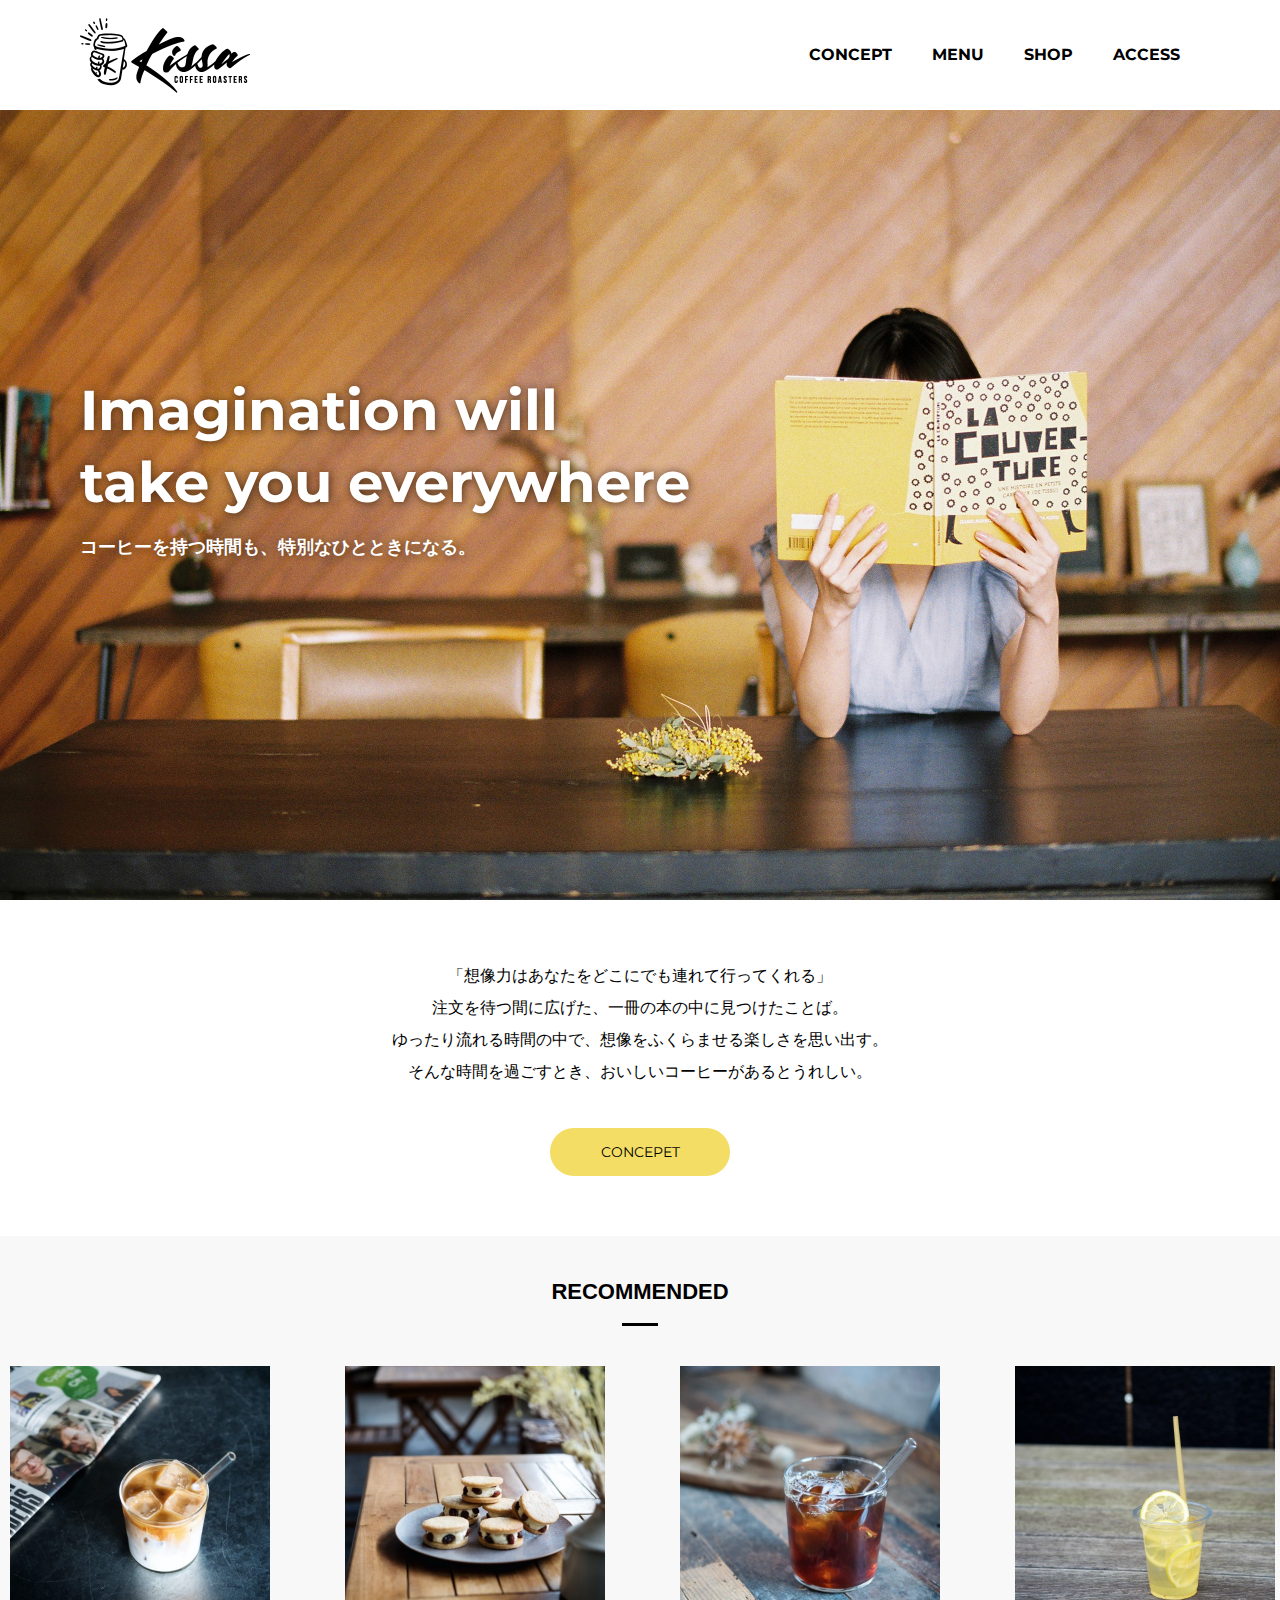
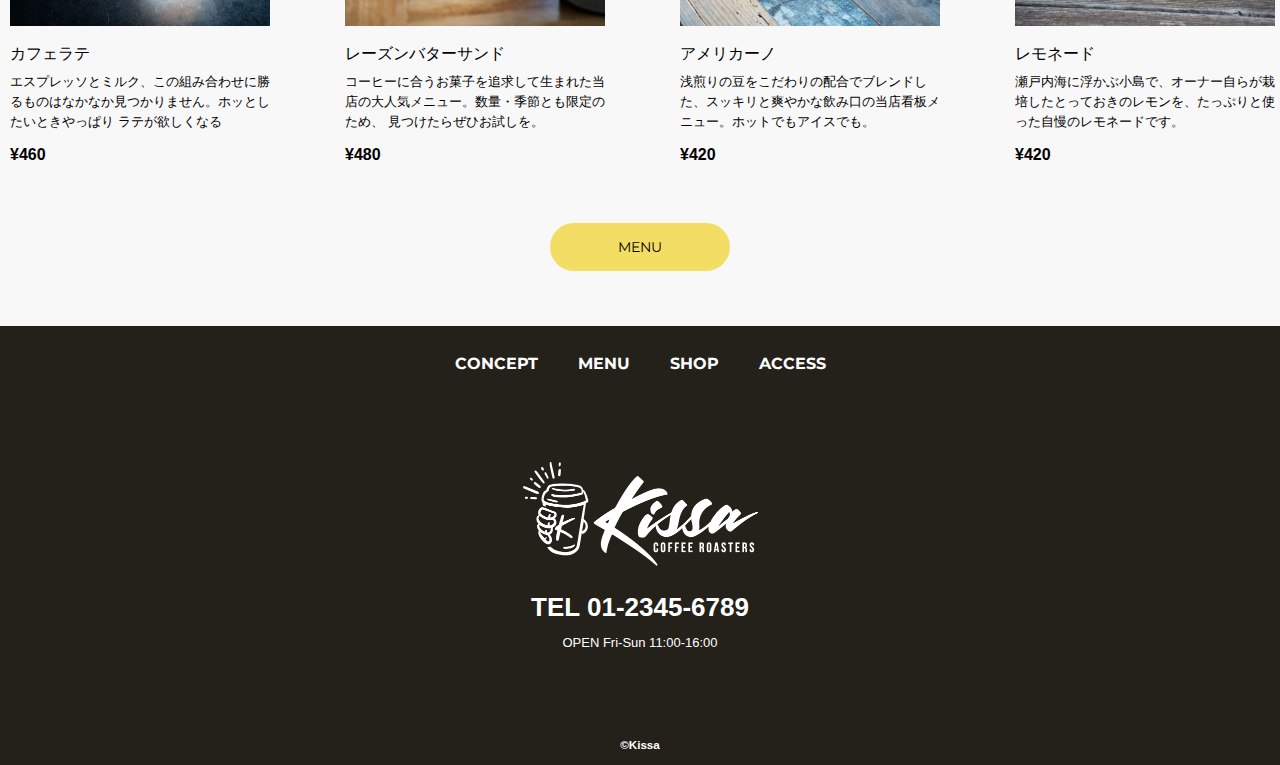
<file: index.html>
<!DOCTYP html>
<html>
<head>
<meta charset="UTF-8">
<title>KISSA official website</title>
<meta name="description" content="自家栽培したこだわりのコーヒーと、思わず長居したくなるような居心地のよい空間を提供するカフェ『KISSA』のウェブサイトです。">
<meta name="viewport" content="width=device-width">
<script src="./js/toggle-menu.js"></script>
<link href="./css/common.css" rel="stylesheet">
<link href="./css/index.css" rel="stylesheet">
<link rel="preconnect" href="https://fonts.googleapis.com">
<link rel="preconnect" href="https://fonts.gstatic.com" crossorigin>
<link href="https://fonts.googleapis.com/css2?family=Montserrat:ital@1&display=swap" rel="stylesheet">
</head>
<body class="body">
  <header class="header">
  <div class="header-inner">
    <a class="header-logo" href="./index.html">
  <img src="./images/common/logo-header.png" alt="KISSSA">
  </a>
  <button class="toggle-menu-button"></button>
  <div class="header-site-menu">
  <nav class="site-menu">
    <ul>
        <li><a href="./concept.html">CONCEPT</a></li>
        <li><a href="./menu.html">MENU</a></li>
        <li><a href="./shop.html">SHOP</a></li>
        <li><a href="./access.html">ACCESS</a></li>
    </ul>
  </nav>
  </div>
  </div>
  </header>
    <main class="main">
      <div class="first-view">
        <div class="first-view-text">
          <h1>Imagination will <br>take you everywhere</h1>
          <p> コーヒーを持つ時間も、特別なひとときになる。</p>
        </div>
        </div>
        <div class="lead">
          <p>「想像力はあなたをどこにでも連れて行ってくれる」<br>注文を待つ間に広げた、一冊の本の中に見つけたことば。<br>ゆったり流れる時間の中で、想像をふくらませる楽しさを思い出す。<br>そんな時間を過ごすとき、おいしいコーヒーがあるとうれしい。</p>
        <div class="link-button-area">
          <a class="link-button" href="./concept.html">CONCEPET</a>
        </div>
      </div>
      <div class="recommended">
        <h2>RECOMMENDED</h2>
        <ul class="item-list">
          <li>
            <img src="./images/index/img-item01.jpg" alt="カフェラテ商品画像">
            <dl>
              <dt>カフェラテ</dt>
              <dd>エスプレッソとミルク、この組み合わせに勝るものはなかなか見つかりません。ホッとしたいときやっぱり
              ラテが欲しくなる</dd>
            </dl>
            <p class="price">¥460</p>
          </li>
          <li>
            <img src="./images/index/img-item02.jpg" alt="レーズンバターサンドの商品画像">
            <dl>
              <dt>レーズンバターサンド</dt>
              <dd>コーヒーに合うお菓子を追求して生まれた当店の大人気メニュー。数量・季節とも限定のため、
                見つけたらぜひお試しを。</dd>
            </dl>
            <p class="price">¥480</p>
          </li>
          <li>
            <img src="./images/index/img-item03.jpg" alt="アメリカーノの商品画像">
            <dl>
              <dt>アメリカーノ</dt>
              <dd>浅煎りの豆をこだわりの配合でブレンドした、スッキリと爽やかな飲み口の当店看板メニュー。ホットでもアイスでも。</dd>
            </dl>
            <p class="price">¥420</p>
          </li>
          <li>
            <img src="./images/index/img-item04.jpg" alt="レモネードの商品画像">
            <dl>
              <dt>レモネード</dt>
              <dd>瀬戸内海に浮かぶ小島で、オーナー自らが栽培したとっておきのレモンを、たっぷりと使った自慢のレモネードです。</dd>
            </dl>
            <p class="price">¥420</p>
          </li>
          <li>
            <img src="./images/index/img-item05.jpg" alt="ホットドッグ - チリの商品画像">
            <dl>
              <dt>ホットドッグ - チリ</dt>
              <dd>ちょっと小腹が空いたとき、あると嬉しいホットドッグ。特製チリソースとチーズをかければ、もう言葉はいりません。</dd>
            </dl>
            <p class="price">¥540</p>
          </li>
        </ul>
        <div class="link-button-area">
          <a class="link-button" href="./menu.html">MENU</a>
        </div>
      </div>
    </main>
    <footer class="footer">
      <nav class="site-menu">
        <ul>
            <li><a href="./concept.html">CONCEPT</a></li>
            <li><a href="./menu.html">MENU</a></li>
            <li><a href="./shop.html">SHOP</a></li>
            <li><a href="./access.html">ACCESS</a></li>
        </ul>
      </nav>
      <a class="footer-logo" href="./index.html">
      <img src="./images/common/logo-footer.png" alt="KISSA">
      </a>
      <p class="footer-tel">TEL 01-2345-6789</p>
      <p class="footer-time">OPEN Fri-Sun 11:00-16:00</p>
      <p class="copyright"><small>&copy;Kissa</small></p>
      </footer>
</body>
</html>
</file>
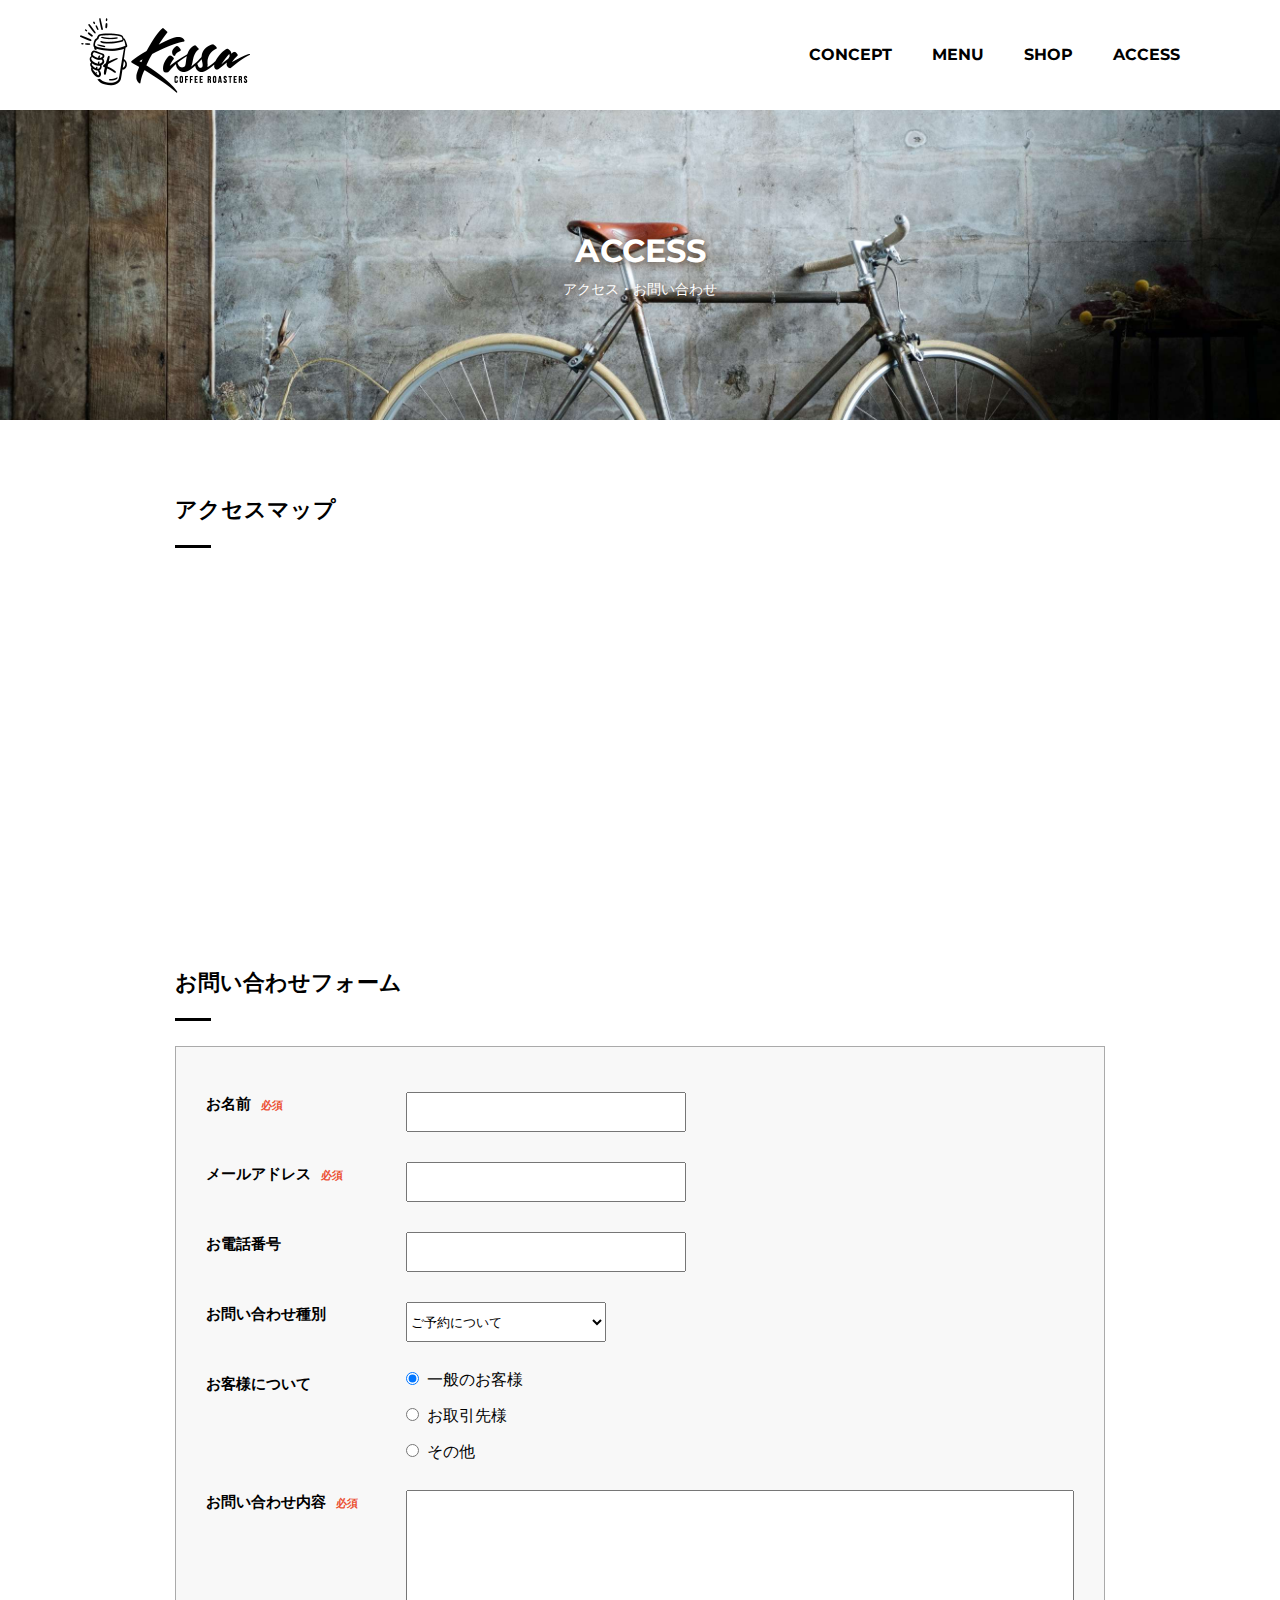
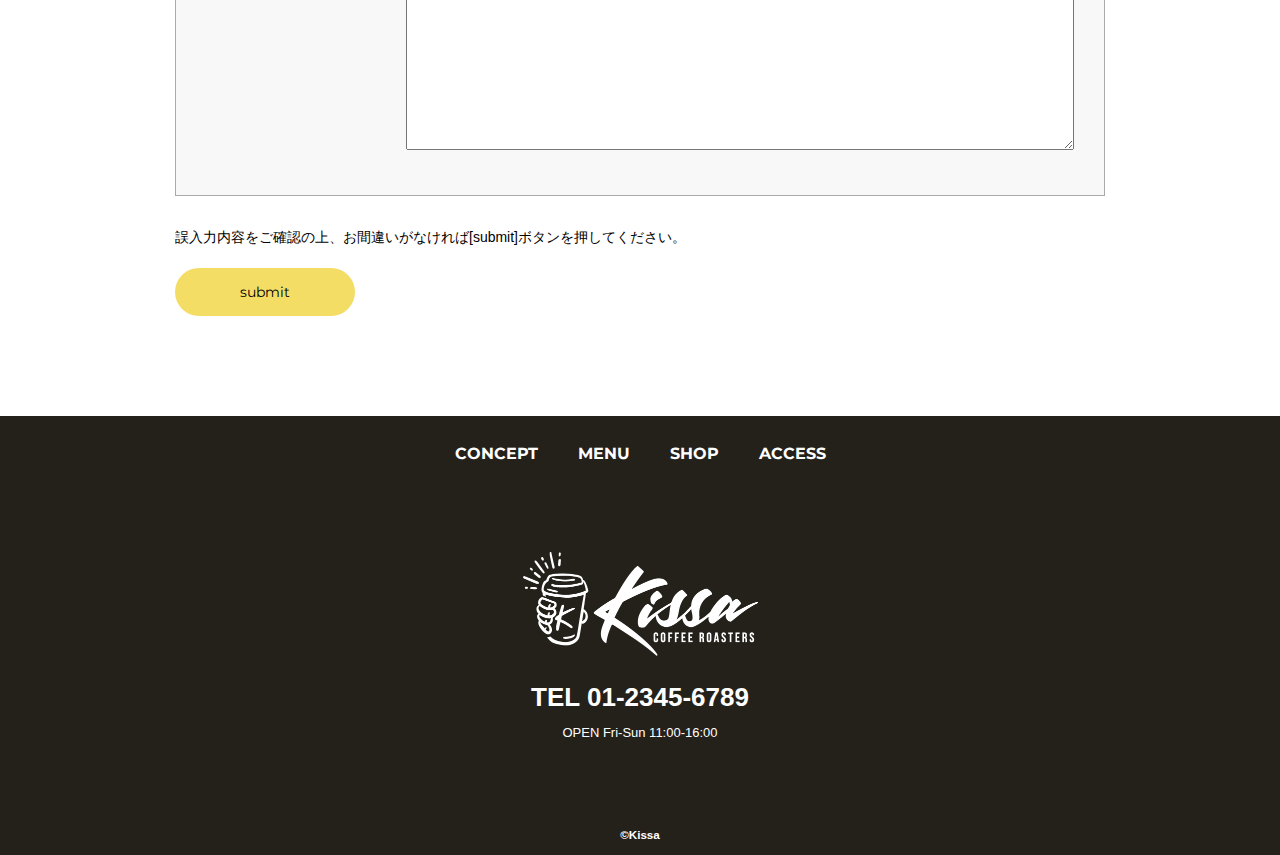
<file: access.html>
<!DOCTYP html>
<html>
<head>
<meta charset="UTF-8">
<title>ACCES｜KISSA official website</title>
<meta name="description" content="カフェ[KISSA]のアクセスマップと問い合わせフォームが搭載されたページです。">
<meta name="viewport" content="width=device-width">
<script src="./js/toggle-menu.js"></script>
<link href="./css/common.css" rel="stylesheet">
<link href="./css/access.css" rel="stylesheet">
<link rel="preconnect" href="https://fonts.googleapis.com">
<link rel="preconnect" href="https://fonts.gstatic.com" crossorigin>
<link href="https://fonts.googleapis.com/css2?family=Montserrat:ital@1&display=swap" rel="stylesheet">
</head>
<body>
  <header class="header">
  <div class="header-inner">
    <a class="header-logo" href="./index.html">
  <img src="./images/common/logo-header.png" alt="KISSSA">
  </a>
  <button class="toggle-menu-button"></button>
  <div class="header-site-menu">
  <nav class="site-menu">
    <ul>
        <li><a href="./concept.html">CONCEPT</a></li>
        <li><a href="./menu.html">MENU</a></li>
        <li><a href="./shop.html">SHOP</a></li>
        <li><a href="./access.html">ACCESS</a></li>
    </ul>
  </nav>
  </div>
  </div>
  </header>
    <main class="main">
    <div class="title">
      <h1>ACCESS</h1>
      <p>アクセス・お問い合わせ</p>
   </div>
   <div class="map">
     <h2>アクセスマップ</h2>
     <iframe src="https://www.google.com/maps/embed?pb=!1m18!1m12!1m3!1d3233.400640534802!2d138.31353077579587!3d35.863697572528984!2m3!1f0!2f0!3f0!3m2!1i1024!2i768!4f13.1!3m3!1m2!1s0x601c6987d64042f7%3A0xf6a5d71dff896602!2z5bCP5re15rKi6aeF!5e0!3m2!1sja!2sjp!4v1720433251367!5m2!1sja!2sjp" style="border:0;" allowfullscreen="" loading="lazy" referrerpolicy="no-referrer-when-downgrade"></iframe>
   </div>
   <div class="contact">
     <h2>お問い合わせフォーム</h2>
     <form action="#">
       <dl class="form-area">
         <dt><span class="required">お名前</span></dt>
         <dd><input class="input-text" type="text" name="name" required></dd>
          <dt><span class="required">メールアドレス</span></dt>
            <dd><input class="input-text" type="email" name="email" required></dd>
            <dt>お電話番号</dt>
            <dd><input class="input-text" type="tell" name="tel" required></dd>
            <dt>お問い合わせ種別</dt>
            <dd>
              <select class="select-box" name="genre">
                <option value="ご予約について" selected>ご予約について</option>
              　<option value="メニューについて" >メニューについて</option>
                <option value="営業時間について">営業時間について</option>
              </select>
            </dd>
            <dt>お客様について</dt>
            <dd>
              <label class="radio-button"><input type="radio" name="user-type" value="一般のお客様" checked>一般のお客様</label>
              <label class="radio-button"><input type="radio" name="user-type" value="お取引先様">お取引先様</label>
              <label class="radio-button"><input type="radio" name="user-type" value="その他">その他</label>
            </dd>
            <dt><span class="required">お問い合わせ内容</span></dt>
            <dd><textarea class="message" name="message" required></textarea></dd>
          </dl>
          <p class="confirm-text">誤入力内容をご確認の上、お間違いがなければ[submit]ボタンを押してください。</p>
          <button class="submit-button" type="submit">submit</button>
     </form>
   </div>
    </main>
    <footer class="footer">
      <nav class="site-menu">
        <ul>
            <li><a href="./concept.html">CONCEPT</a></li>
            <li><a href="./menu.html">MENU</a></li>
            <li><a href="./shop.html">SHOP</a></li>
            <li><a href="./access.html">ACCESS</a></li>
        </ul>
      </nav>
      <a class="footer-logo" href="./index.html">
      <img src="./images/common/logo-footer.png" alt="KISSA">
      </a>
      <p class="footer-tel">TEL 01-2345-6789</p>
      <p class="footer-time">OPEN Fri-Sun 11:00-16:00</p>
      <p class="copyright"><small>&copy;Kissa</small></p>
      </footer>
</body>
</html>
</file>
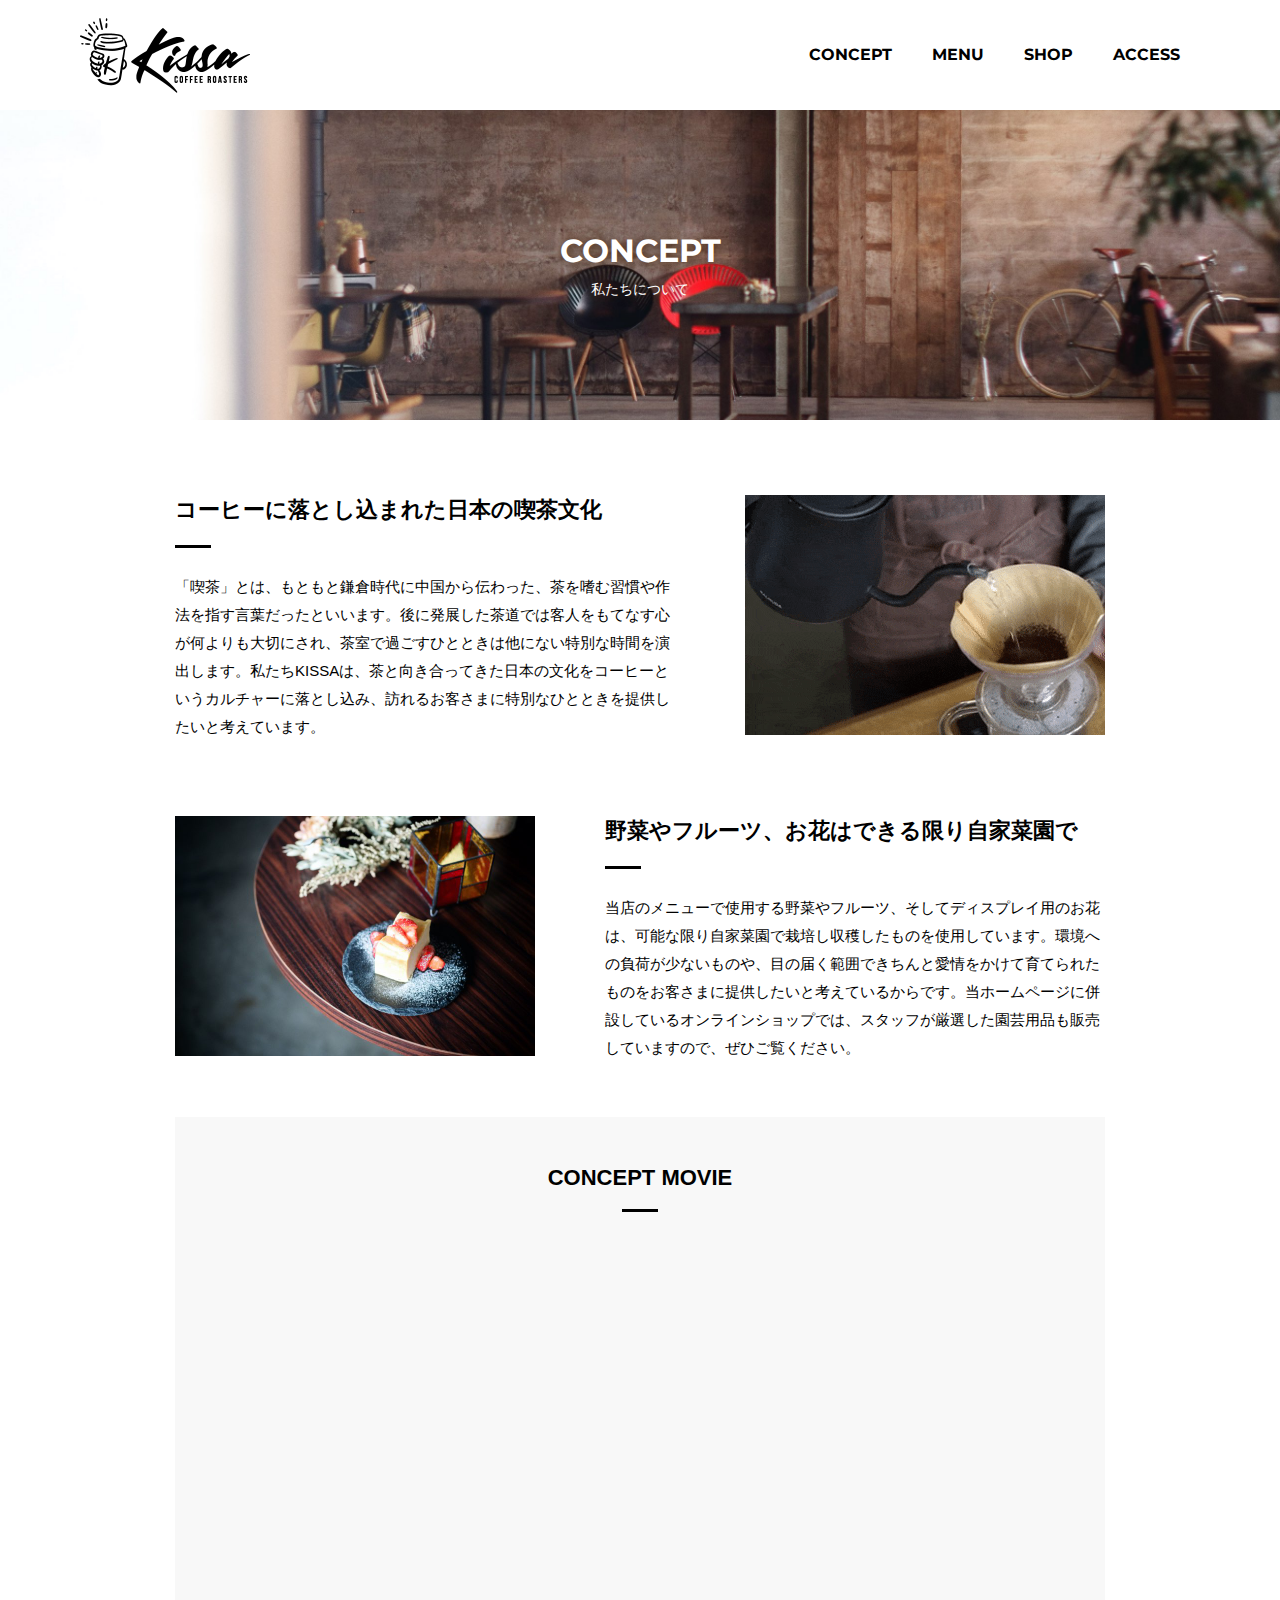
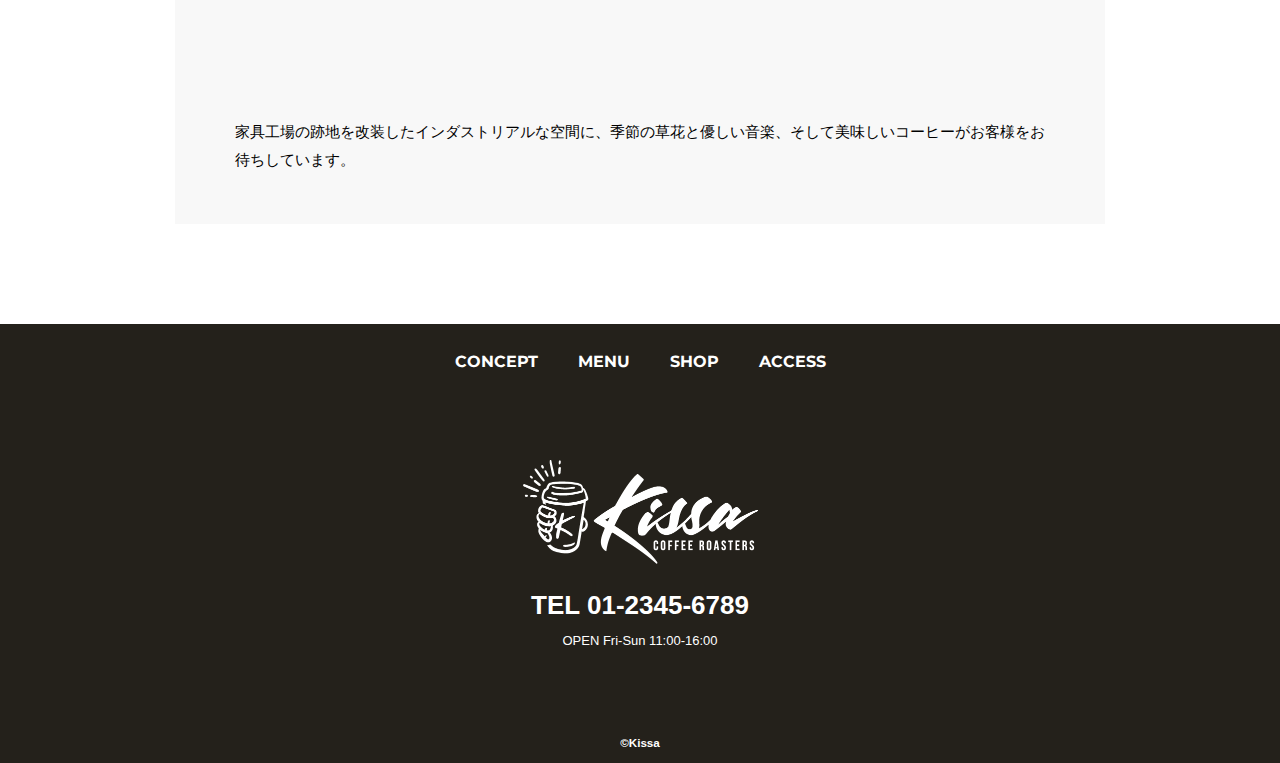
<file: common.html>
<!DOCTYP html>
<html>
<head>
<meta charset="UTF-8">
<title>CONTACT｜KISSA official website</title>
<meta name="description" content="カフェ[KISSA]は日本の紅茶文化をコーヒーに落とし込み、訪れるお客さまに特別
なひとときを提供します。">
<meta name="viewport" content="width=device-width">
<script src="./js/toggle-menu.js"></script>
<link href="./css/common.css" rel="stylesheet">
<link href="./css/concept.css" rel="stylesheet">
<link rel="preconnect" href="https://fonts.googleapis.com">
<link rel="preconnect" href="https://fonts.gstatic.com" crossorigin>
<link href="https://fonts.googleapis.com/css2?family=Montserrat:ital@1&display=swap" rel="stylesheet">
</head>
<body>
  <header class="header">
  <div class="header-inner">
    <a class="header-logo" href="./index.html">
  <img src="./images/common/logo-header.png" alt="KISSSA">
  </a>
  <button class="toggle-menu-button"></button>
  <div class="header-site-menu">
  <nav class="site-menu">
    <ul>
        <li><a href="./concept.html">CONCEPT</a></li>
        <li><a href="./menu.html">MENU</a></li>
        <li><a href="./shop.html">SHOP</a></li>
        <li><a href="./access.html">ACCESS</a></li>
    </ul>
  </nav>
  </div>
  </div>
  </header>
    <main class="main">
    <div class="title">
    <h1>CONCEPT</h1>
    <p>私たちについて</p>
    </div>
    <div class="feature">
    <div class="feature-text"> <h2>コーヒーに落とし込まれた日本の喫茶文化</h2>
    <p>「喫茶」とは、もともと鎌倉時代に中国から伝わった、茶を嗜む習慣や作法を指す言葉だったといいます。後に発展した茶道では客人をもてなす心が何よりも大切にされ、茶室で過ごすひとときは他にない特別な時間を演出します。私たちKISSAは、茶と向き合ってきた日本の文化をコーヒーというカルチャーに落とし込み、訪れるお客さまに特別なひとときを提供したいと考えています。</p>
  </div>
  <img src="./images/concept/img-item01.gif" alt="コーヒーを淹れている画像">
  </div>
  <div class="feature reverse">
  <div class="feature-text"> <h2>野菜やフルーツ、お花はできる限り自家菜園で</h2>
  <p>当店のメニューで使用する野菜やフルーツ、そしてディスプレイ用のお花は、可能な限り自家菜園で栽培し収穫したものを使用しています。環境への負荷が少ないものや、目の届く範囲できちんと愛情をかけて育てられたものをお客さまに提供したいと考えているからです。当ホームページに併設しているオンラインショップでは、スタッフが厳選した園芸用品も販売していますので、ぜひご覧ください。</p>
</div>
<img src="./images/concept/img-item02.jpg" alt="ケーキとドライフラワーの画像">
</div>
   <div class="movie">
     <h2>CONCEPT MOVIE</h2>
     <iframe width="560" height="315" src="https://www.youtube.com/embed/bHzURMA0SKc?si=ApSnKYKoVvK4lbef" title="YouTube video player" frameborder="0" allow="accelerometer; autoplay; clipboard-write; encrypted-media; gyroscope; picture-in-picture; web-share" allowfullscreen></iframe>
     <p>家具工場の跡地を改装したインダストリアルな空間に、季節の草花と優しい音楽、そして美味しいコーヒーがお客様をお待ちしています。</p>
   </div>
    </main>
    <footer class="footer">
      <nav class="site-menu">
        <ul>
            <li><a href="./concept.html">CONCEPT</a></li>
            <li><a href="./menu.html">MENU</a></li>
            <li><a href="./shop.html">SHOP</a></li>
            <li><a href="./access.html">ACCESS</a></li>
        </ul>
      </nav>
      <a class="footer-logo" href="./index.html">
      <img src="./images/common/logo-footer.png" alt="KISSA">
      </a>
      <p class="footer-tel">TEL 01-2345-6789</p>
      <p class="footer-time">OPEN Fri-Sun 11:00-16:00</p>
      <p class="copyright"><small>&copy;Kissa</small></p>
      </footer>
</body>
</html>
</file>
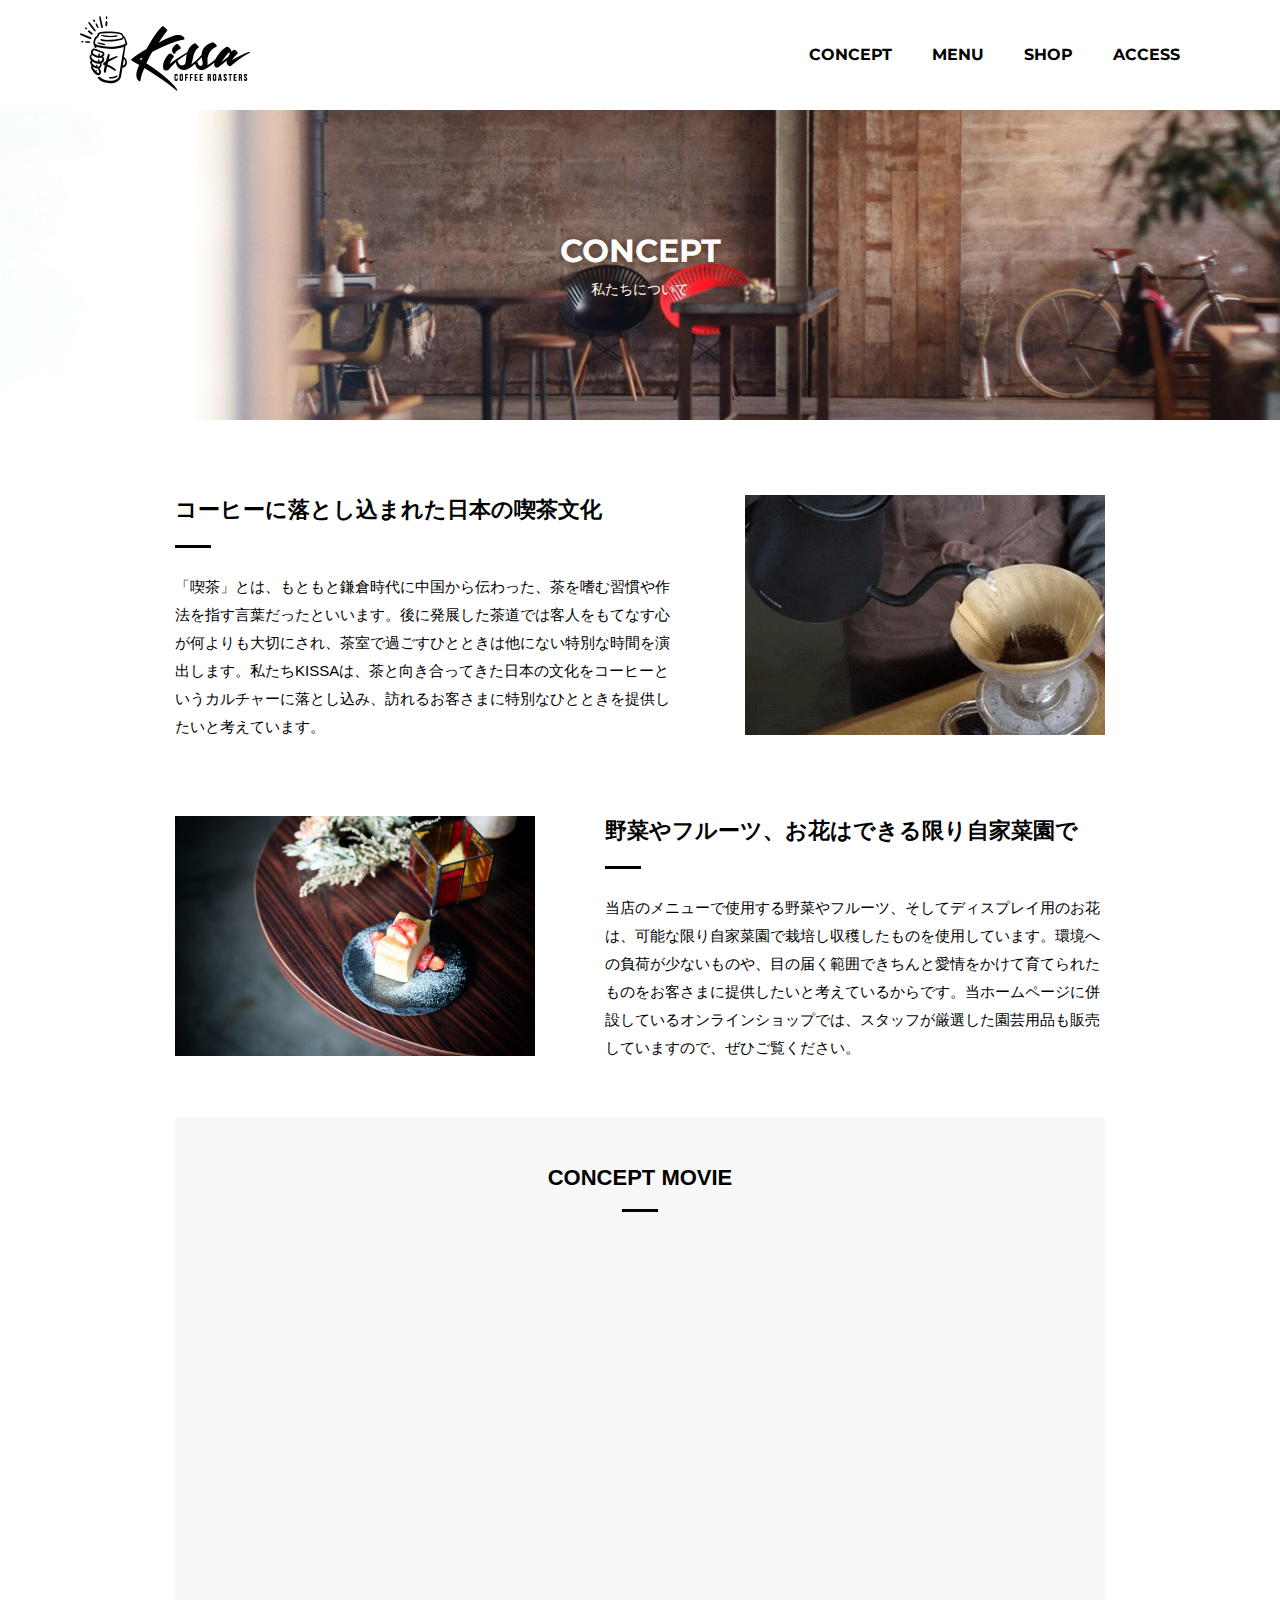
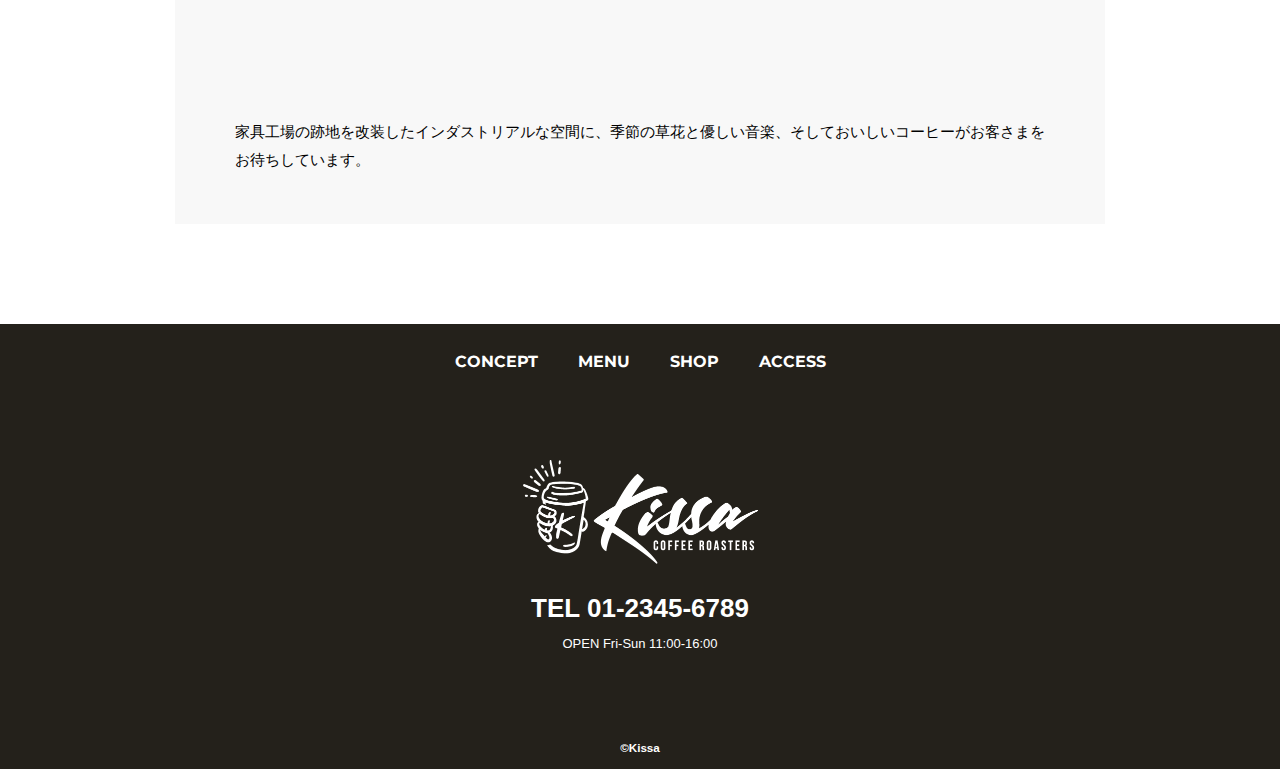
<file: concept.html>
<!DOCTYPE html>
<html>

<head>
  <meta charset="UTF-8">
  <title>CONCEPT｜KISSA official website</title>
  <meta name="description" content="カフェ「KISSA」は日本の喫茶文化をコーヒーに落とし込み、訪れるお客さまに特別なひとときを提供します。">
  <meta name="viewport" content="width=device-width">
  <script src="./js/toggle-menu.js"></script>
  <link href="./css/common.css" rel="stylesheet">
  <link href="./css/concept.css" rel="stylesheet">
  <link rel="preconnect" href="https://fonts.googleapis.com">
  <link rel="preconnect" href="https://fonts.gstatic.com" crossorigin>
  <link href="https://fonts.googleapis.com/css2?family=Montserrat:wght@700&display=swap" rel="stylesheet">
</head>

<body>

  <!-- headerここから -->
  <header class="header">
    <div class="header-inner">
      <a class="header-logo" href="./index.html">
        <img src="./images/common/logo-header.png" alt="KISSA">
      </a>
      <button class="toggle-menu-button"></button>
      <div class="header-site-menu">
        <nav class="site-menu">
          <ul>
            <li><a href="./concept.html">CONCEPT</a></li>
            <li><a href="./menu.html">MENU</a></li>
            <li><a href="./shop.html">SHOP</a></li>
            <li><a href="./access.html">ACCESS</a></li>
          </ul>
        </nav>
      </div>
    </div>
  </header>
  <!-- headerここまで -->

  <!-- mainここから -->
  <main class="main">
    <div class="title">
      <h1>CONCEPT</h1>
      <p>私たちについて</p>
    </div>
    <div class="feature">
      <div class="feature-text">
        <h2>コーヒーに落とし込まれた日本の喫茶文化</h2>
        <p>「喫茶」とは、もともと鎌倉時代に中国から伝わった、茶を嗜む習慣や作法を指す言葉だったといいます。後に発展した茶道では客人をもてなす心が何よりも大切にされ、茶室で過ごすひとときは他にない特別な時間を演出します。私たちKISSAは、茶と向き合ってきた日本の文化をコーヒーというカルチャーに落とし込み、訪れるお客さまに特別なひとときを提供したいと考えています。</p>
      </div>
      <img src="./images/concept/img-item01.gif" alt="コーヒーを淹れている画像">
    </div>
    <div class="feature reverse">
      <div class="feature-text">
        <h2>野菜やフルーツ、お花はできる限り自家菜園で</h2>
        <p>当店のメニューで使用する野菜やフルーツ、そしてディスプレイ用のお花は、可能な限り自家菜園で栽培し収穫したものを使用しています。環境への負荷が少ないものや、目の届く範囲できちんと愛情をかけて育てられたものをお客さまに提供したいと考えているからです。当ホームページに併設しているオンラインショップでは、スタッフが厳選した園芸用品も販売していますので、ぜひご覧ください。</p>
      </div>
      <img src="./images/concept/img-item02.jpg" alt="ケーキとドライフラワーの画像">
    </div>
    <div class="movie">
      <h2>CONCEPT MOVIE</h2>
      <iframe src="https://www.youtube.com/embed/bHzURMA0SKc" title="YouTube video player" frameborder="0" allow="accelerometer; autoplay; clipboard-write; encrypted-media; gyroscope; picture-in-picture" allowfullscreen></iframe>
      <p>家具工場の跡地を改装したインダストリアルな空間に、季節の草花と優しい音楽、そしておいしいコーヒーがお客さまをお待ちしています。</p>
    </div>
  </main>
  <!-- mainここまで -->

  <!-- footerここから -->
  <footer class="footer">
    <nav class="site-menu">
      <ul>
        <li><a href="./concept.html">CONCEPT</a></li>
        <li><a href="./menu.html">MENU</a></li>
        <li><a href="./shop.html">SHOP</a></li>
        <li><a href="./access.html">ACCESS</a></li>
      </ul>
    </nav>
    <a class="footer-logo" href="./index.html">
      <img src="./images/common/logo-footer.png" alt="KISSA">
    </a>
    <p class="footer-tel">TEL 01-2345-6789</p>
    <p class="footer-time">OPEN Fri-Sun 11:00-16:00</p>
    <p class="copyright"><small>&copy;Kissa</small></p>
  </footer>
  <!-- footerここまで -->

</body>

</html>
</file>
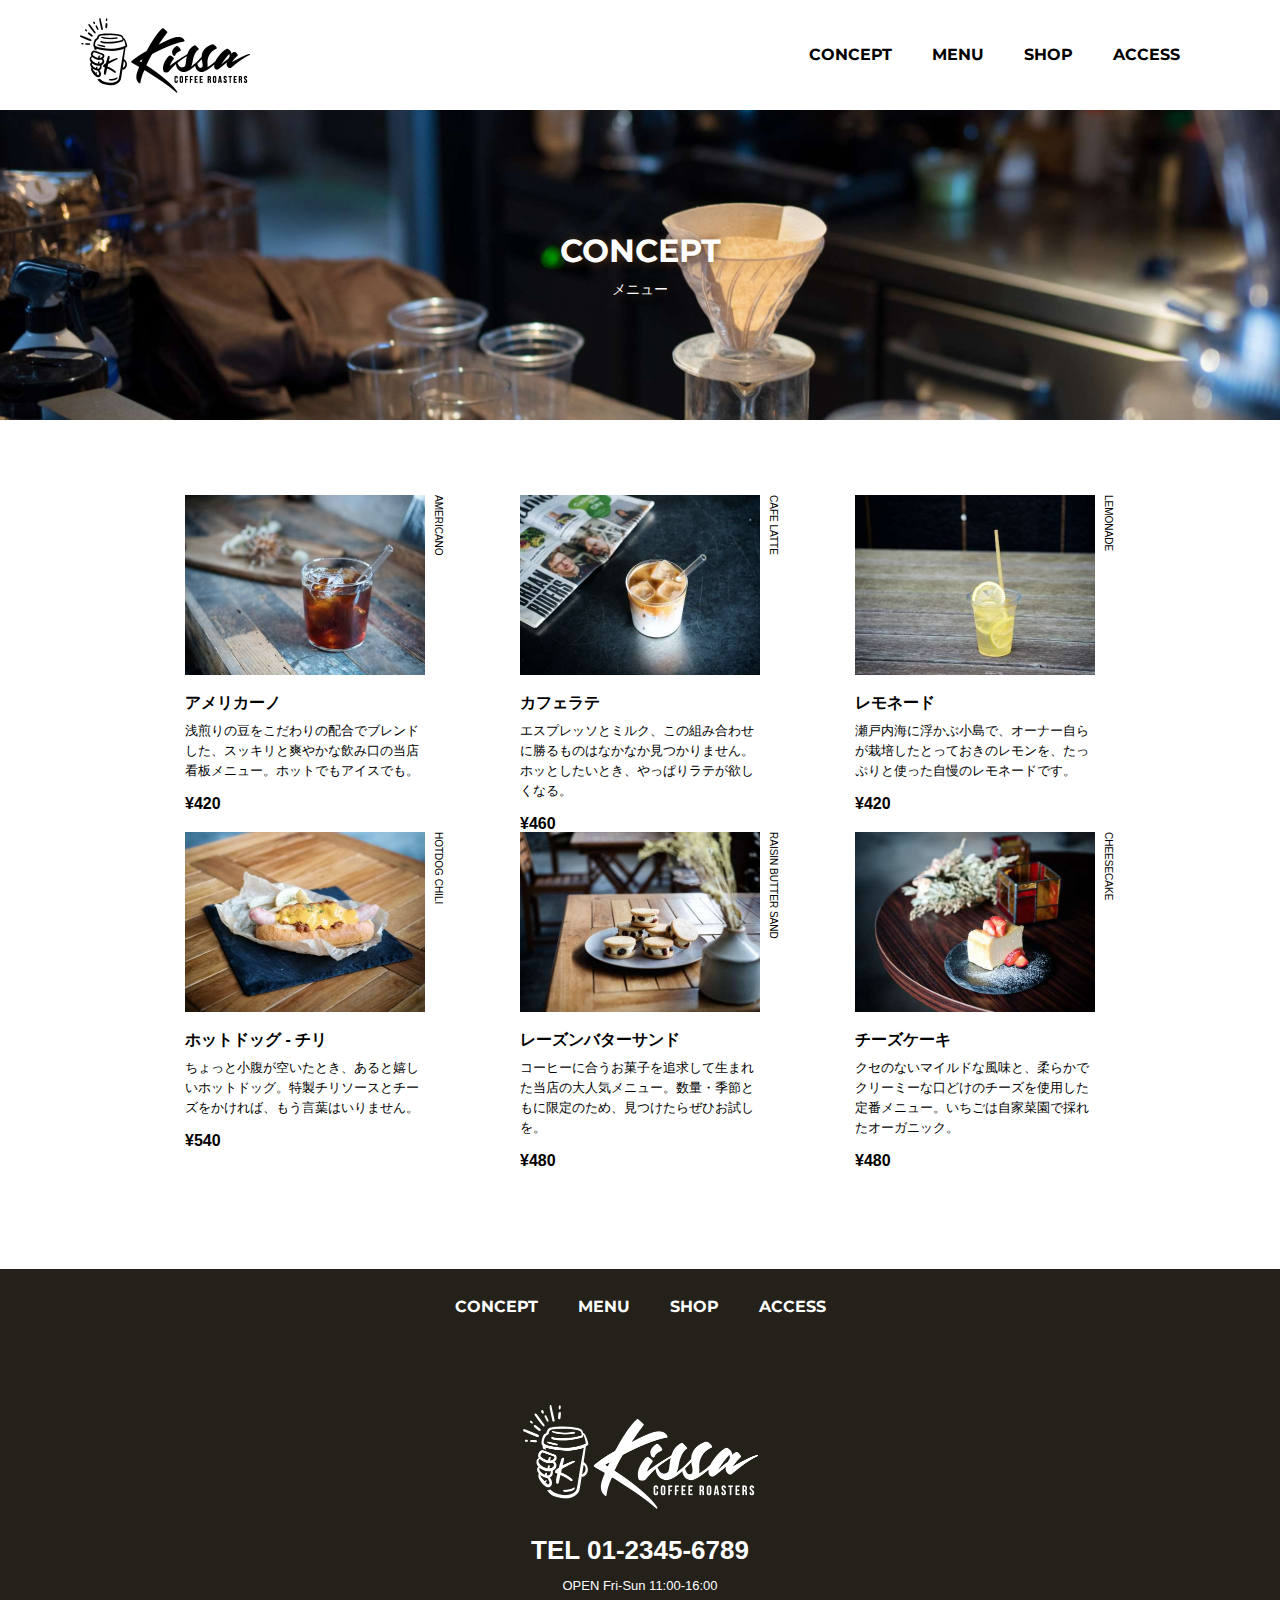
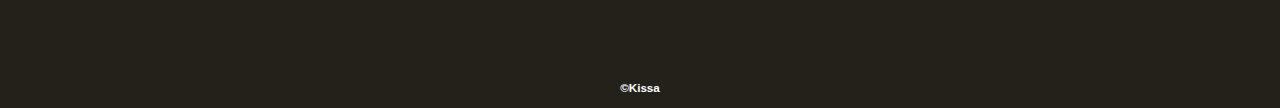
<file: menu.html>
<!DOCTYP html>
<html>
<head>
<meta charset="UTF-8">
<title>MENU｜KISSA official website</title>
<meta name="description" content="カフェ「KISSA」のメニューを掲載しています。こだわりの浅煎りコーヒーをはじめ、さまざまなメニューをご用意しています。">
<meta name="viewport" content="width=device-width">
<script src="./js/toggle-menu.js"></script>
<link href="./css/common.css" rel="stylesheet">
<link href="./css/menu.css" rel="stylesheet">
<link rel="preconnect" href="https://fonts.googleapis.com">
<link rel="preconnect" href="https://fonts.gstatic.com" crossorigin>
<link href="https://fonts.googleapis.com/css2?family=Montserrat:ital@1&display=swap" rel="stylesheet">
</head>
<body>
  <header class="header">
  <div class="header-inner">
    <a class="header-logo" href="./index.html">
  <img src="./images/common/logo-header.png" alt="KISSSA">
  </a>
  <button class="toggle-menu-button"></button>
  <div class="header-site-menu">
  <nav class="site-menu">
    <ul>
        <li><a href="./concept.html">CONCEPT</a></li>
        <li><a href="./menu.html">MENU</a></li>
        <li><a href="./shop.html">SHOP</a></li>
        <li><a href="./access.html">ACCESS</a></li>
    </ul>
  </nav>
  </div>
  </div>
  </header>
    <main class="main">
    <div class="title">
    <h1>CONCEPT</h1>
    <p>メニュー</p>
    </div>
    <ul class="item-list">
      <li>
        <img src="./images/menu/img-item01.jpg" alt="アメリカーノの商品画像">
        <dl>
          <dt>アメリカーノ</dt>
          <dd>浅煎りの豆をこだわりの配合でブレンドした、スッキリと爽やかな飲み口の当店看板メニュー。ホットでもアイスでも。</dd>
        </dl>
        <p class="price">¥420</p>
        <p class="item-label">AMERICANO</p>
      </li>
      <li>
        <img src="./images/menu/img-item02.jpg" alt="カフェラテの商品画像">
        <dl>
          <dt>カフェラテ</dt>
          <dd>エスプレッソとミルク、この組み合わせに勝るものはなかなか見つかりません。ホッとしたいとき、やっぱりラテが欲しくなる。</dd>
        </dl>
        <p class="price">¥460</p>
        <p class="item-label">CAFE LATTE</p>
      </li>
      <li>
        <img src="./images/menu/img-item03.jpg" alt="レモネードの商品画像">
        <dl>
          <dt>レモネード</dt>
          <dd>瀬戸内海に浮かぶ小島で、オーナー自らが栽培したとっておきのレモンを、たっぷりと使った自慢のレモネードです。</dd>
        </dl>
        <p class="price">¥420</p>
        <p class="item-label">LEMONADE</p>
      </li>
      <li>
        <img src="./images/menu/img-item04.jpg" alt="ホットドッグ - チリの商品画像">
        <dl>
          <dt>ホットドッグ - チリ</dt>
          <dd>ちょっと小腹が空いたとき、あると嬉しいホットドッグ。特製チリソースとチーズをかければ、もう言葉はいりません。</dd>
        </dl>
        <p class="price">¥540</p>
        <p class="item-label">HOTDOG CHILI</p>
      </li>
      <li>
        <img src="./images/menu/img-item05.jpg" alt="レーズンバターサンドの商品画像">
        <dl>
          <dt>レーズンバターサンド</dt>
          <dd>コーヒーに合うお菓子を追求して生まれた当店の大人気メニュー。数量・季節ともに限定のため、見つけたらぜひお試しを。</dd>
        </dl>
        <p class="price">¥480</p>
        <p class="item-label">RAISIN BUTTER SAND</p>
      </li>
      <li>
        <img src="./images/menu/img-item06.jpg" alt="チーズケーキの商品画像">
        <dl>
          <dt>チーズケーキ</dt>
          <dd>クセのないマイルドな風味と、柔らかでクリーミーな口どけのチーズを使用した定番メニュー。いちごは自家菜園で採れたオーガニック。</dd>
        </dl>
        <p class="price">¥480</p>
        <p class="item-label">CHEESECAKE</p>
      </li>
    </ul>
    </main>
    <footer class="footer">
      <nav class="site-menu">
        <ul>
            <li><a href="./concept.html">CONCEPT</a></li>
            <li><a href="./menu.html">MENU</a></li>
            <li><a href="./shop.html">SHOP</a></li>
            <li><a href="./access.html">ACCESS</a></li>
        </ul>
      </nav>
      <a class="footer-logo" href="./index.html">
      <img src="./images/common/logo-footer.png" alt="KISSA">
      </a>
      <p class="footer-tel">TEL 01-2345-6789</p>
      <p class="footer-time">OPEN Fri-Sun 11:00-16:00</p>
      <p class="copyright"><small>&copy;Kissa</small></p>
      </footer>
</body>
</html>
</file>
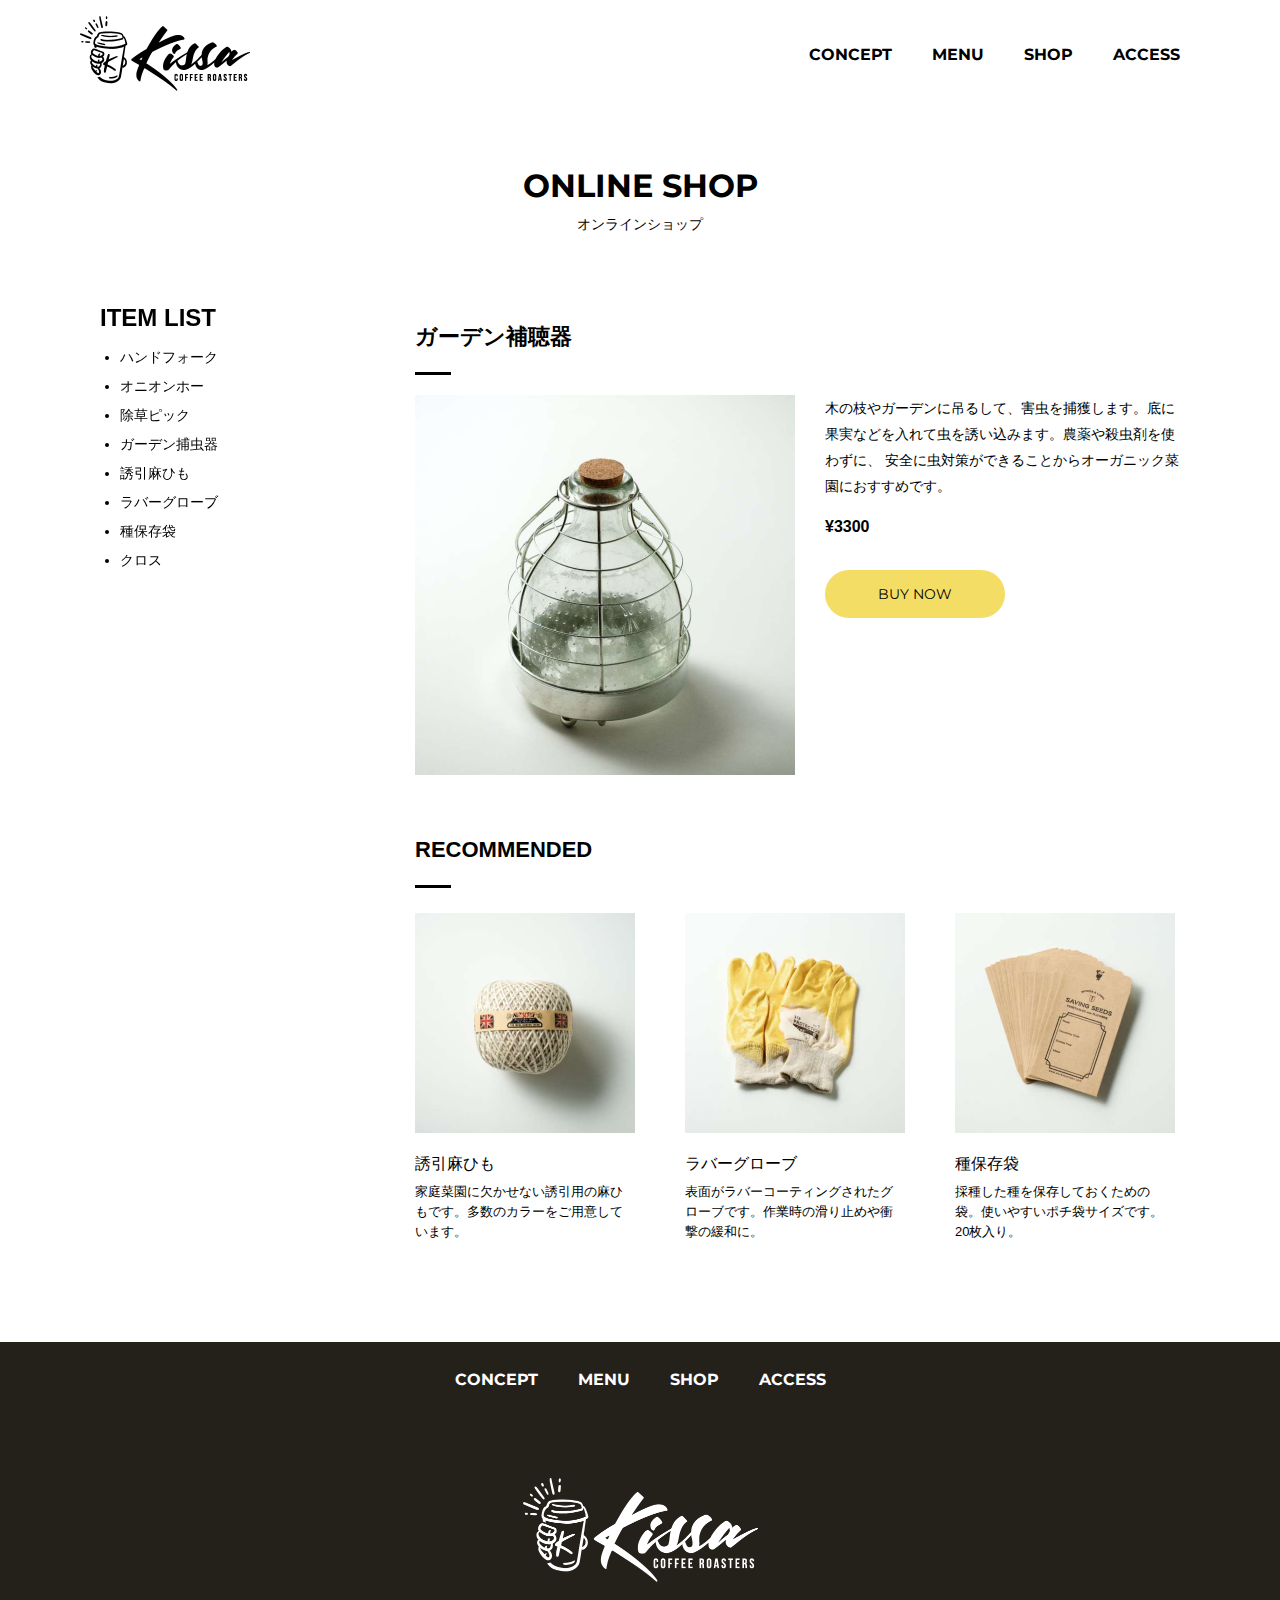
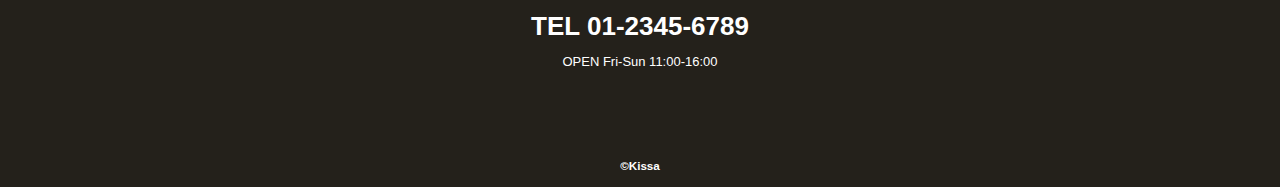
<file: shop-detail.html>
<!DOCTYPE html>
<html>

<head>
    <meta charset="UTF-8">
    <title>ONLINE SHOP｜KISSA official website</title>
    <meta name="description" content="カフェ「KISSA」のスタッフが厳選した、園芸用品のオンラインショップのページです。">
    <meta name="viewport" content="width=device-width">
    <script src="./js/toggle-menu.js"></script>
    <link href="./css/common.css" rel="stylesheet">
    <link href="./css/shop.css" rel="stylesheet">
    <link rel="preconnect" href="https://fonts.googleapis.com">
    <link rel="preconnect" href="https://fonts.gstatic.com" crossorigin>
    <link href="https://fonts.googleapis.com/css2?family=Montserrat:wght@700&display=swap" rel="stylesheet">
</head>

<body>

    <!-- headerここから -->
    <header class="header">
        <div class="header-inner">
            <a class="header-logo" href="./index.html">
                <img src="./images/common/logo-header.png" alt="KISSA">
            </a>
            <button class="toggle-menu-button"></button>
            <div class="header-site-menu">
                <nav class="site-menu">
                    <ul>
                        <li><a href="./concept.html">CONCEPT</a></li>
                        <li><a href="./menu.html">MENU</a></li>
                        <li><a href="./shop.html">SHOP</a></li>
                        <li><a href="./access.html">ACCESS</a></li>
                    </ul>
                </nav>
            </div>
        </div>
    </header>
    <!-- headerここまで -->

    <!-- mainここから -->
    <main class="main">
        <div class="title">
            <h1>ONLINE SHOP</h1>
            <p>オンラインショップ</p>
        </div>
        <div class="shop-contents">
            <div class="shop-item">
　　　　　　　　　　<h2>ガーデン補聴器</h2>
                <div class="item-area">
                  <img src="./images/shop/img-item04-large.jpg" alt="ガーデン捕虫器の画像">
                  <div class="about-item">
                    <p class="item-text">木の枝やガーデンに吊るして、害虫を捕獲します。底に果実などを入れて虫を誘い込みます。農薬や殺虫剤を使わずに、
                      安全に虫対策ができることからオーガニック菜園におすすめです。</p>
                      <p class="item-price">¥3300</p>
                      <a href="https://www.amazon.co.jp/dp/4774190640/" target="_blank">BUY NOW</a>
                  </div>
                </div>
                <div class="item-group recommended">
                    <h2>RECOMMENDED</h2>
                    <ul class="item-list">
                        <li>
                            <a href="./shop-detail.html">
                                <img src="./images/shop/img-item05.jpg" alt="誘引麻ひもの画像">
                                <dl>
                                    <dt>誘引麻ひも</dt>
                                    <dd>家庭菜園に欠かせない誘引用の麻ひもです。多数のカラーをご用意しています。</dd>
                                </dl>
                            </a>
                        </li>
                        <li>
                            <a href="./shop-detail.html">
                                <img src="./images/shop/img-item06.jpg" alt="ラバーグローブの画像">
                                <dl>
                                    <dt>ラバーグローブ</dt>
                                    <dd>表面がラバーコーティングされたグローブです。作業時の滑り止めや衝撃の緩和に。</dd>
                                </dl>
                            </a>
                        </li>
                        <li>
                            <a href="./shop-detail.html">
                                <img src="./images/shop/img-item07.jpg" alt="種保存袋の商品画像">
                                <dl>
                                    <dt>種保存袋</dt>
                                    <dd>採種した種を保存しておくための袋。使いやすいポチ袋サイズです。20枚入り。</dd>
                                </dl>
                            </a>
                        </li>
                    </ul>
                </div>
            </div>
            <aside class="shop-menu">
                <div class="shop-menu-inner">
                    <h2>ITEM LIST</h2>
                    <ul>
                        <li><a href="./shop-detail.html">ハンドフォーク</a></li>
                        <li><a href="./shop-detail.html">オニオンホー</a></li>
                        <li><a href="./shop-detail.html">除草ピック</a></li>
                        <li><a href="./shop-detail.html">ガーデン捕虫器</a></li>
                        <li><a href="./shop-detail.html">誘引麻ひも</a></li>
                        <li><a href="./shop-detail.html">ラバーグローブ</a></li>
                        <li><a href="./shop-detail.html">種保存袋</a></li>
                        <li><a href="./shop-detail.html">クロス</a></li>
                    </ul>
                </div>
            </aside>
        </div>
    </main>
    <!-- mainここまで -->

    <!-- footerここから -->
    <footer class="footer">
        <nav class="site-menu">
            <ul>
                <li><a href="./concept.html">CONCEPT</a></li>
                <li><a href="./menu.html">MENU</a></li>
                <li><a href="./shop.html">SHOP</a></li>
                <li><a href="./access.html">ACCESS</a></li>
            </ul>
        </nav>
        <a class="footer-logo" href="./index.html">
            <img src="./images/common/logo-footer.png" alt="KISSA">
        </a>
        <p class="footer-tel">TEL 01-2345-6789</p>
        <p class="footer-time">OPEN Fri-Sun 11:00-16:00</p>
        <p class="copyright"><small>&copy;Kissa</small></p>
    </footer>
    <!-- footerここまで -->

</body>

</html>
</file>
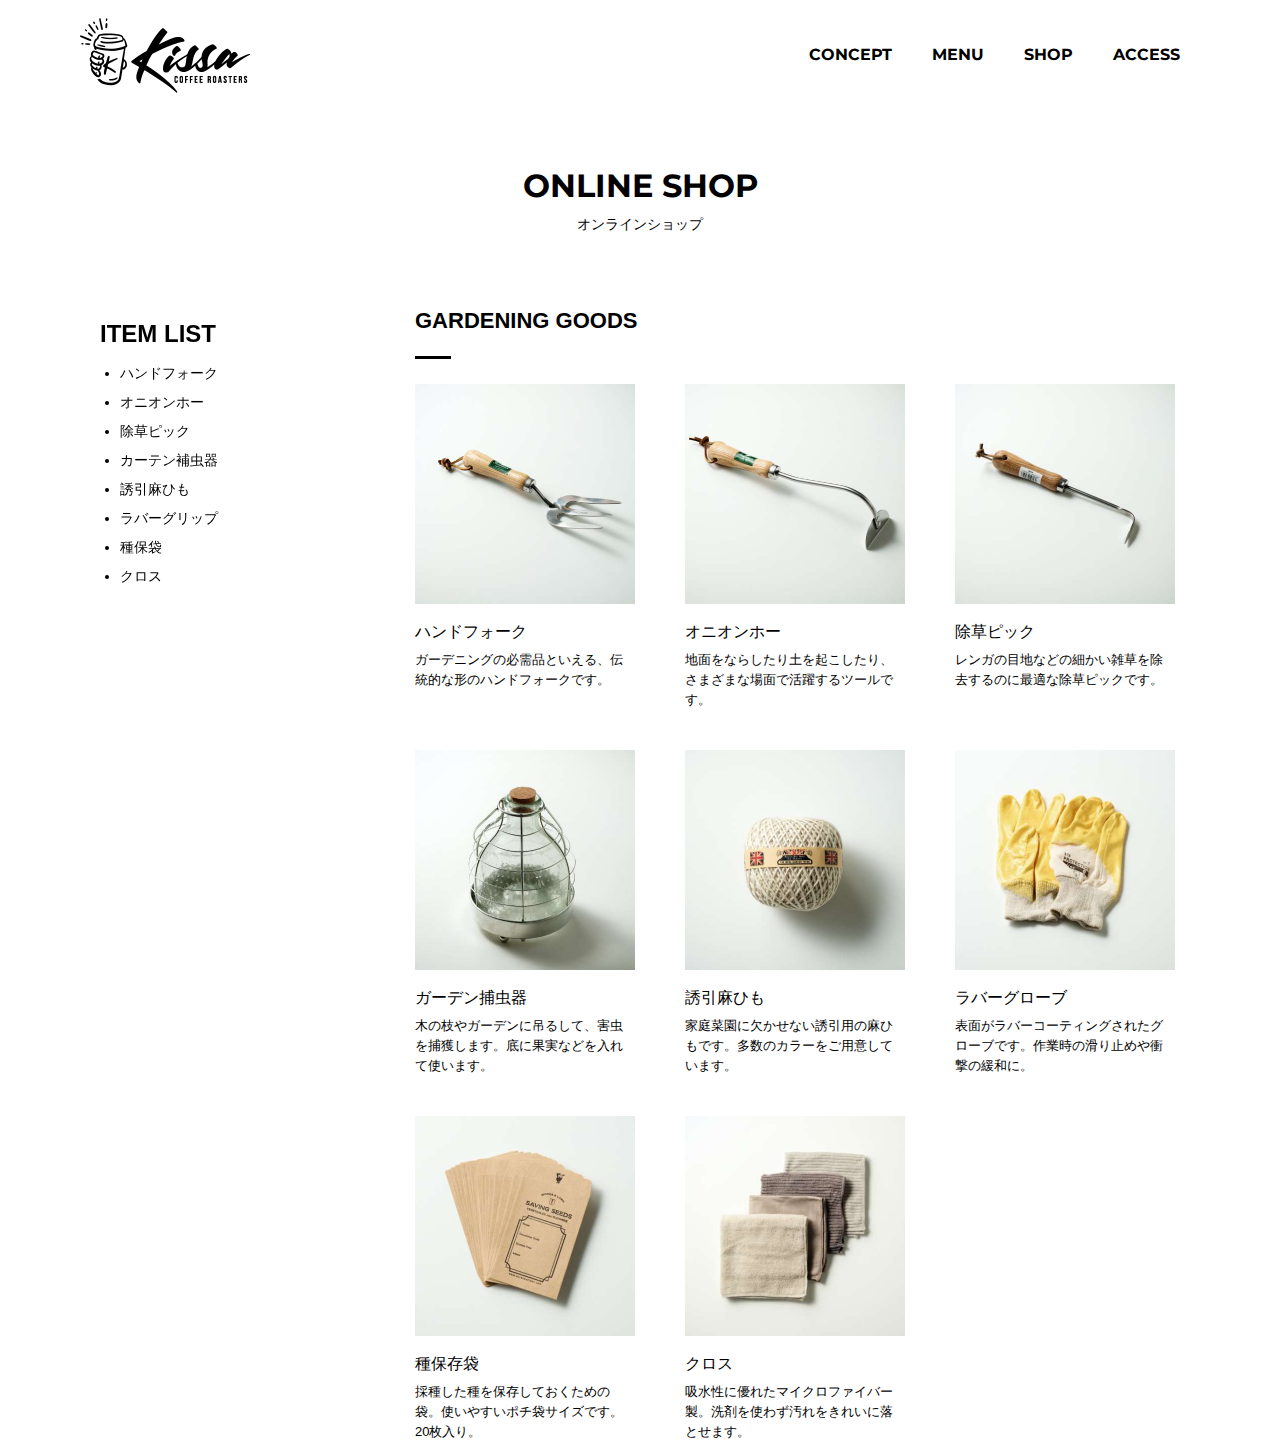
<file: shop.html>
<!DOCTYP html>
<html>
<head>
<meta charset="UTF-8">
<title>ONLINE SHOP｜KISSA official website</title>
<meta name="description" content="カフェ[KISSA]は日本の紅茶文化をコーヒーに落とし込み、訪れるお客さまに特別
なひとときを提供します。">
<meta name="viewport" content="width=device-width">
<script src="./js/toggle-menu.js"></script>
<link href="./css/common.css" rel="stylesheet">
<link href="./css/shop.css" rel="stylesheet">
<link rel="preconnect" href="https://fonts.googleapis.com">
<link rel="preconnect" href="https://fonts.gstatic.com" crossorigin>
<link href="https://fonts.googleapis.com/css2?family=Montserrat:ital@1&display=swap" rel="stylesheet">
</head>
<body>
  <header class="header">
  <div class="header-inner">
    <a class="header-logo" href="./index.html">
  <img src="./images/common/logo-header.png" alt="KISSSA">
  </a>
  <button class="toggle-menu-button"></button>
  <div class="header-site-menu">
  <nav class="site-menu">
    <ul>
        <li><a href="./concept.html">CONCEPT</a></li>
        <li><a href="./menu.html">MENU</a></li>
        <li><a href="./shop.html">SHOP</a></li>
        <li><a href="./access.html">ACCESS</a></li>
    </ul>
  </nav>
  </div>
  </div>
  </header>
    <main class="main">
    <div class="title">
      <h1>ONLINE SHOP</h1>
      <p>オンラインショップ</p>
    </div>
    <div class="shop-contents">
      <div class="shop-item">
        <div class="item-group">
          <h2>GARDENING GOODS</h2>
          <ul class="item-list">
            <li>
              <a href="./shop-detail.html">
                <img src="./images/shop/img-item01.jpg" alt="ハンドフォークの商品画像">
                <dl>
                  <dt>ハンドフォーク</dt>
                  <dd>ガーデニングの必需品といえる、伝統的な形のハンドフォークです。</dd>
                </dl>
              </a>
            </li>
            <li>
              <a href="./shop-detail.html">
                <img src="./images/shop/img-item02.jpg" alt="オニオンホーの商品画像">
                <dl>
                  <dt>オニオンホー</dt>
                  <dd>地面をならしたり土を起こしたり、さまざまな場面で活躍するツールです。</dd>
                </dl>
              </a>
            </li>
            <li>
              <a href="./shop-detail.html">
                <img src="./images/shop/img-item03.jpg" alt="除草ピックの商品画像">
                <dl>
                  <dt>除草ピック</dt>
                  <dd>レンガの目地などの細かい雑草を除去するのに最適な除草ピックです。</dd>
                </dl>
              </a>
            </li>
            <li>
              <a href="./shop-detail.html">
                <img src="./images/shop/img-item04.jpg" alt="ガーデン捕虫器の商品画像">
                <dl>
                  <dt>ガーデン捕虫器</dt>
                  <dd>木の枝やガーデンに吊るして、害虫を捕獲します。底に果実などを入れて使います。</dd>
                </dl>
              </a>
            </li>
            <li>
              <a href="./shop-detail.html">
                <img src="./images/shop/img-item05.jpg" alt="誘引麻ひもの商品画像">
                <dl>
                  <dt>誘引麻ひも</dt>
                  <dd>家庭菜園に欠かせない誘引用の麻ひもです。多数のカラーをご用意しています。</dd>
                </dl>
              </a>
            </li>
            <li>
              <a href="./shop-detail.html">
                <img src="./images/shop/img-item06.jpg" alt="ラバーグローブの商品画像">
                <dl>
                  <dt>ラバーグローブ</dt>
                  <dd>表面がラバーコーティングされたグローブです。作業時の滑り止めや衝撃の緩和に。</dd>
                </dl>
              </a>
            </li>
            <li>
              <a href="./shop-detail.html">
                <img src="./images/shop/img-item07.jpg" alt="種保存袋の商品画像">
                <dl>
                  <dt>種保存袋</dt>
                  <dd>採種した種を保存しておくための袋。使いやすいポチ袋サイズです。20枚入り。</dd>
                </dl>
              </a>
            </li>
            <li>
              <a href="./shop-detail.html">
                <img src="./images/shop/img-item08.jpg" alt="クロスの商品画像">
                <dl>
                  <dt>クロス</dt>
                  <dd>吸水性に優れたマイクロファイバー製。洗剤を使わず汚れをきれいに落とせます。</dd>
                </dl>
              </a>
            </li>
          </ul>
        </div>
      </div>
      <aside class="shop-menu">
　　　　<div class="shop-menu-inner">
       <h2>ITEM LIST</h2>
       <ul>
         <li><a href="./shop-detail.html">ハンドフォーク</a></li>
         <li><a href="./shop-detail.html">オニオンホー</a></li>
         <li><a href="./shop-detail.html">除草ピック</a></li>
         <li><a href="./shop-detail.html">カーテン補虫器</a></li>
         <li><a href="./shop-detail.html">誘引麻ひも</a></li>
         <li><a href="./shop-detail.html">ラバーグリップ</a></li>
         <li><a href="./shop-detail.html">種保袋</a></li>
         <li><a href="./shop-detail.html">クロス</a></li>
       </ul>
       </div>
      </aside>
    </div>
    </main>
    <!-- <footer class="footer">
      <nav class="site-menu">
        <ul>
            <li><a href="./concept.html">CONCEPT</a></li>
            <li><a href="./menu.html">MENU</a></li>
            <li><a href="./shop.html">SHOP</a></li>
            <li><a href="./access.html">ACCESS</a></li>
        </ul>
      </nav>
      <a class="footer-logo" href="./index.html">
      <img src="./images/common/logo-footer.png" alt="KISSA">
      </a>
      <p class="footer-tel">TEL 01-2345-6789</p>
      <p class="footer-time">OPEN Fri-Sun 11:00-16:00</p>
      <p class="copyright"><small>&copy;Kissa</small></p>
      </footer> -->
</body>
</html>
</file>
<file: css/common.css>
@charset "utf-8";

*,
::before,
::after{
  padding: 0;
  margin: 0;
  box-sizing: border-box;
}

ul,ol{
   list-style: none;
}
a {
  color: inherit;
  text-decoration: none;
}

body{
  font-family: sans-serif;
  font-size: 16px;
  color: #000000;
  line-height: 1;
  background-color: #ffffff;
}

img{
  max-width: 100%;
}

.header-inner{
  max-width: 1200px;
  height: 110px;
  margin-left: auto;
  margin-right: auto;
  padding-left: 40px;
  padding-right: 40px;
  display: flex;
  justify-content: space-between;
  align-items: center;
}

.toggle-menu-button{
  display: none;
}

.header-logo{
  display: block;
  width: 170px;
}

.site-menu ul{
  display: flex;
}

.site-menu ul li{
  margin-left: 20px;
  margin-right: 20px;
}

.site-menu ul li a{
  font-family: 'Montserrat', sans-serif;
  font-weight: bold;
}

.footer{
  color: #ffffff;
  background-color: #24211b;
  padding-top: 30px;
  padding-bottom: 15px;
  margin-left: auto;
  margin-right: auto;
   display: flex;
  flex-direction: column;
  align-items: center;
}

.footer-logo{
  display: block;
  width: 235px;
  margin-top: 90px;
}

.footer-tel{
  font-size: 26px;
  font-weight: bold;
  margin-top: 28px;
}

.footer-time {
  font-size: 13px;
  margin-top: 16px;
}

.copyright {
  font-size: 14px;
  font-weight: bold;
  margin-top: 90px;
}

@media (max-width: 800px) {
 .site-menu ul{
   display: block;
   text-align: center;
 }
 .site-menu li{
   margin-top: 20px;
 }
 .header {
   position: fixed;
   top: 0;
   left: 0;
   right: 0;
   background-color: #ffffff;
   height: 50px;
   z-index: 10;
   box-shadow: 0 3px 6px rgba(0, 0, 0, 0.1);
 }
 .header-inner {
   padding-left: 20px;
   padding-right: 20px;
   height: 100%;
   position: relative;
 }
.header-logo{
  width: 100px;
}
.header-site-menu{
  position: absolute;
  top: 100%;
  left: 0px;/*  要素の左に合わせる */
  right: 0px;/* 要素の右に合わせる　*/
  /* color: #000000; */
  background-color: #736E62;
  /* padding-top: 30px; */
  padding-bottom: 20px;
  display: none;
  opacity: 0.9;
}
.header-site-menu li{
 color: #000000;
}
.header-site-menu li :hover{
  padding-top: 8px;
  padding-bottom: 8px;
  padding-left: 130px;
  padding-right: 130px;
/*   text-align:  center; */
  color: #ffffff;
  background-color:rgba(255,255,255,0.5);
  /* opacity: 0.5; */
}
.header-site-menu.is-show{
  display: block;
}
.toggle-menu-button {
  display: block;
  width: 44px;
  height: 34px;
  background-image: url(../images/common/icon-menu.png);
  background-size: 50%;
  background-position: center;
  background-repeat: no-repeat;
  background-color: transparent;
  border: none;
  border-radius: 0;
  outline: none;
}
.main {
  padding: 10px;
}
.footer-logo {
  margin-top: 60px;
}

.footer-tel {
  font-size: 20px;
}
.copyright {
  margin-top: 50px;
}
}
</file>
<file: css/index.css>
@charset "utf-8";

.main{
   padding: 0;
}

.first-view {
  height: calc(100vh - 110px);
}

.first-view {
  height: calc(100vh - 110px);
  background-image: url(../images/index/bg-main.jpg);
  background-repeat: no-repeat;
  background-position: center center;
  background-size: cover;
  display: flex;
  align-items: center;
}
.first-view-text{
  width: 100%;
  max-width: 1200px;
  margin-left: auto;
  margin-right: auto;
  padding-left: 40px;
  padding-bottom: 80px;
  color: #ffffff;
  font-weight: bold;
  text-shadow: 1px 1px 10px #4b2c14;
}
.first-view-text h1{
 font-family: 'Montserrat',sans-serif;
 font-size: 56px;
 line-height: 72px;
}
.first-view-text p{
  font-size: 18px;
  margin-top: 20px;
}
.lead{
  max-width: 1200px;
  margin: 60px auto;
}
.lead p {
  line-height: 2;
  text-align: center;
}
.link-button-area {
  text-align: center;
  margin-top: 40px;
}
.link-button{
  background-color: #f4dd64;
  display: inline-block;
  min-width: 180px;
  line-height: 48px;
  border-radius: 24px;
  font-family: 'Montserrat', sans-serif;
  font-size: 14px;
}
.link-button:hover {
  background-color: #d8b500;
}

.recommended {
  background-color: #f8f8f8;
  padding-top: 45px;
  padding-bottom: 55px;
}

.recommended h2 {
  font-size: 22px;
  font-weight: bold;
  text-align: center;
}

.recommended h2::after {
  content: '';
  display: block;
  width: 36px;
  height: 3px;
  background-color: #000000;
  margin-top: 20px;
  margin-left: auto;
  margin-right: auto;
}

.item-list{
  display: flex;
  padding-top: 40px;
  padding-bottom: 20px;
  padding-left: 10px;
  padding-right: 60px;
  overflow: scroll;
}

.item-list li {
  flex-shrink: 0;
  width: 260px;
  margin-left: 75px;
}

.item-list li:first-child{
  margin-left: 0;
}

.item-list dl {
  margin-top: 20px;
}

.item-list dd{
  font-size: 13px;
  line-height: 20px;
  margin-top: 10px;
}

.item-list .price{
  font-weight: bold;
  margin-top: 15px;
}

@media (max-width: 800px) {
  .first-view{
    height: calc(100vh - 50px);
    background-image: url(../images/index/bg-main-sp.jpg);
    align-items: flex-start;
    background-color: #000000;
    width: 100%;
  }
  .first-view-text{
    padding-top: 60px;
    padding-left: 20px;
  }
  .first-view-text h1 {
    font-size: 36px;
    line-height: 48px;
  }
  .first-view-text p{
    font-size: 14px;
    margin-top: 15px;
  }
  .lead{
    padding-left: 20px;
    padding-right: 20px;
  }
  .lead p{
    text-align: left;
  }

  .item-list{
    padding-left: 20px;
    padding-right: 20px;
  }

  .item-list li{
    width: 220px;
    margin-left: 30px;
  }
}
</file>
<file: css/access.css>
@charset "utf-8";

.title {
  height: 310px;
  background-image: url(../images/access/bg-main.jpg);
  background-repeat: no-repeat;
  background-position: center center;
  background-size: cover;
  display: flex;
  flex-direction: column;
  justify-content: center;/* flex要素と併用して使う */
  align-items: center;/* flex要素と併用して使う */
  color: #ffffff;
  text-shadow: 1px 1px 10px #4b2c14;
}

.title h1{
  font-family: 'Montserrat', sans-serif;
  font-size: 32px;
  font-weight: bold;
}

.title p{
  font-size: 14px;
  margin-top: 15px;
}

.main h2{
  font-size: 22px;
  font-weight: bold;
  line-height: 30px;
}

.main h2::after{
  content: '';
  display: block;
  width: 36px;
  height: 3px;
  background-color: #000000;
  margin-top: 20px;
}

.map{
  width: 930px;
  max-width: 90%;
  margin-top: 75px;
  margin-left: auto;
  margin-right: auto;
}

.map iframe {
  display: block;
  width: 100%;
  height: 320px;
  margin-top: 25px;
}

.contact {
  width: 930px;
  max-width: 90%;
  margin-top: 75px;
  margin-left: auto;
  margin-right: auto;
}

.form-area{
  background-color: #f8f8f8;
  border: 1px solid #aaaaaa;
  margin-top: 25px;
  padding: 30px;
  display: flex;
  flex-wrap: wrap;
}

.form-area dt {
  width: 200px;
  padding: 15px 0;
  font-size: 15px;
  font-weight: bold;
  line-height: 24px;
}

.form-area dt .required::after {
  content:  '必須';
  font-size: 11px;
  color:#eb4f32;
  margin-left: 10px;
}

.form-area dd {
  width: calc(100% - 200px);
  padding: 15px 0;
}

.input-text {
  width: 100%;
  max-width: 280px;
  height: 40px;
  padding-left: 10px;
  padding-right: 10px;
}

.select-box{
  width: 200px;
  height: 40px;
}

.radio-button{
  display: block;
  margin-top: 20px;
}

.radio-button:first-child{
  margin-top: 0;
}

.radio-button input{
  margin-right: 8px;
}

.message {
  width: 100%;
  height: 260px;
  padding: 10px;
  line-height: 1.5;
}

.confirm-text{
  font-size: 14px;
  line-height: 22px;
  margin-top: 30px;
}

.submit-button{
  background-color: #f4dd64;
  display: inline-block;
  min-width: 180px;
  line-height: 48px;
  border-radius: 24px;
  font-family: 'Montserrat', sans-serif;
  font-size: 14px;
  text-align: center;
  margin-top: 20px;
  cursor: pointer;
  border: none;
}

.submit-button:hover{
  background-color: #d8b500;
}

.footer{
  margin-top: 100px;
}

@media(max-width: 800px){
  .map,.contact {
     width: 500px;
    margin-top:45px;
  }
  .form-area dt,
  .form-area dd {
    width: 100%;
  }

  .form-area dt {
    padding-bottom: 0;
  }

  .submit-button {
    width: 100%;
  }
}
</file>
<file: css/concept.css>
@charset "utf-8";

.title {
  height: 310px;
  background-image: url(../images/concept/bg-main.jpg);
  background-repeat: no-repeat;
  background-position: center center;
  background-size: cover;
  display: flex;
  flex-direction: column;
  justify-content: center;/* flex要素と併用して使う */
  align-items: center;/* flex要素と併用して使う */
  color: #ffffff;
  text-shadow: 1px 1px 10px #4b2c14;
}

.title h1{
  font-family: 'Montserrat', sans-serif;
  font-size: 32px;
  font-weight: bold;
}

.title p{
  font-size: 14px;
  margin-top: 15px;
}

.feature{
  display: flex;
  justify-content: space-between;
  width: 930px;
  max-width: 90%;
  margin-top: 75px;
  margin-left: auto;
  margin-right: auto;
  align-items: flex-start;
}

.feature img {
  width: 360px;
}

.feature-text{
  max-width: 500px;
  margin-right: 40px;
}

.reverse {
  flex-direction: row-reverse; /* 横の並び順を逆にする */
}

.reverse .feature-text{
  margin-left: 40px;
  margin-right: 0;
}

.feature-text h2{
  font-size: 22px;
  font-weight: bold;
  line-height: 30px;
}

.feature-text h2::after{
  content: '';
  display: block;
  width: 36px;
  height: 3px;
  background-color: #000000;
  margin-top: 20px;
}

.feature p {
  font-size: 15px;
  line-height: 28px;
  margin-top: 25px;
}

.movie{
  width: 930px;
  max-width: 90%;
  background-color: #f8f8f8;
  padding: 50px 60px;
  margin-top: 55px;
  margin-left: auto;
  margin-right: auto;
}

.movie h2{
  font-size: 22px;
  font-weight: bold;
  text-align: center;
}

.movie h2::after{
  content: '';
  display: block;
  width: 36px;
  height: 3px;
  background-color: #000000;
  margin-top: 20px;
  margin-left: auto;
  margin-right: auto;
}

.movie iframe {
  display: block;
  width: 100%;
  height: 456px;
  margin-top: 30px;
}

.movie p {
  font-size: 15px;
  line-height: 28px;
  margin-top: 20px;
}

.footer {
  margin-top: 100px;
}
@media (max-width: 800px) {
 .feature {
   display: block;
   width: 500px;
   margin-top: 45px;
 }
 .feature-text {
   margin-right: 0;
 }
 .reverse .feature-text{
   margin-left: 0;
 }
 .feature img{
   width: 100%;
   height: auto;
   margin-top: 25px;
 }
 .movie {
   width: 500px;
   padding: 30px 25px;
 }
 .movie iframe {
   height: 240px;
 }
}
</file>
<file: css/menu.css>
@charset "utf-8";

.title {
  height: 310px;
  background-image: url(../images/menu/bg-main.jpg);
  background-repeat: no-repeat;
  background-position: center center;
  background-size: cover;
  display: flex;
  flex-direction: column;
  justify-content: center;/* flex要素と併用して使う */
  align-items: center;/* flex要素と併用して使う */
  color: #ffffff;
  text-shadow: 1px 1px 10px #4b2c14;
}

.item-list {
  width: 930px;
  max-width: 90%;
  margin-top: 75px;
  margin-left: auto;
  margin-right: auto;
  display: grid;
  grid-template-columns: repeat(auto-fit, 240px);
  justify-content: center;
  column-gap: 95px;
  row-gap: 70
}

.item-list dl {
  margin-top: 20px;
}

.item-list dt {
  font-weight: bold;
}

.item-list dd{
  font-size: 13px;
  line-height: 20px;
  margin-top: 10px;
}

.item-list li {
  position: relative;
}

.item-list .item-label {
  position: absolute;
  top: 0;
  left: calc(100% + 18px);
  font-size: 10px;
  white-space: nowrap;
  transform-origin: top left;
  transform: rotate(90deg);
}

.footer {
  margin-top: 100px;
}

@media (max-width: 800px) {
  .item-list {
    margin-top: 45px;
    row-gap: 40px;
  }

}

.item-list .price{
  font-weight: bold;
  margin-top: 15px;
}


.title h1{
  font-family: 'Montserrat', sans-serif;
  font-size: 32px;
  font-weight: bold;
}

.title p{
  font-size: 14px;
  margin-top: 15px;
}
</file>
<file: css/shop.css>
@charset "utf-8";

.title {
  display: flex;
  flex-direction: column;
  align-items: center;
  margin-top: 60px;
}

.title h1{
  font-family: 'Montserrat', sans-serif;
  font-size: 32px;
  font-weight: bold;
}

.title p{
  font-size: 14px;
  margin-top: 15px;
}

.shop-contents {
  width: 1080px;
  max-width: 90%;
  margin-top: 75px;
  margin-left: auto;
  margin-right: auto;
  display: flex;
  justify-content: space-between;
  flex-direction: row-reverse;
}

.shop-item {
  flex-grow: 1;
  max-width: 765px;
}

.shop-item h2{
  font-size: 22px;
  font-weight: bold;
  line-height: 30px;
}

.shop-item h2::after{
  content: '';
  display: block;
  width: 36px;
  height: 3px;
  background-color: #000000;
  margin-top: 20px;
}

.item-list {
  margin-top: 25px;
  display: grid;
  grid-template-columns: repeat(auto-fit, 220px);
  column-gap: 50px;
  row-gap: 40px;
}

.item-list a {
  display: block;
}

.item-list a:hover {
  transform: scale(1.05);
}

.item-list dl {
  margin-top: 20px;
}

.item-list dd{
  font-size: 13px;
  line-height: 20px;
  margin-top: 10px;
}

.item-list .price{
  font-weight: bold;
  margin-top: 15px;
}

.item-list a{
  display: block;
  transition-duration: 0.2s;
}

.shop-menu{
  flex-shrink: 0;
  margin-right: 60px;
  position: relative;
}
.shop-menu-inner{
 position: sticky;
 top: 30px;
 left: 0;
 right: 0;
}

.shop-menu-inner ul {
  list-style: disc;
  margin-top: 20px;
  margin-left: 20px;
}

.shop-menu-inner li {
  font-size: 14px;
  margin-top: 15px;
}

.item-area {
  margin-top: 20px;
  display: flex;
}

.item-area img {
  width: 50%;
  max-width: 380px;
}

.about-item {
  margin-left: 30px;
}

.about-item .item-text {
  font-size: 14px;
  line-height: 26px;
}

.about-item .item-price{
  font-weight: bold;
  margin-top: 20px;
}

.about-item a{
  background-color: #f4dd64;
  display: inline-block;
  min-width: 180px;
  line-height: 48px;
  border-radius: 24px;
  font-family: 'Montserrat', sans-serif;
  font-size: 14px;
  text-align: center;
  margin-top: 35px;
}

.about-item a:hover {
  background-color: #d8b500;
}

.recommended {
  margin-top: 60px;
}

.footer{
  margin-top: 100px;
}

@media (max-width: 800px) {
  .shop-contents{
    display: block;
    max-width: 100%;
    margin-top: 60px;
  }
  .shop-item{
    max-width: 540px;
    margin-left: auto;
    margin-right: auto;
    padding-left: 20px;
    padding-right: 20px;
  }
  .item-list {
    grid-template-columns: repeat(2, 1fr);
    column-gap: 35px;
  }
  .shop-menu {
    background-color: #f8f8f8;
    padding-top: 50px;
    padding-bottom: 50px;
    margin-top: 60px;
    margin-right: 0;
  }
  .shop-menu-inner{
    max-width: 540px;
    margin-left: auto;
    margin-right: auto;
    padding-left: 20px;
    padding-right: 20px;
  }
  .item-area{
    display: block;
  }
  .item-area img {
    width: 100%;
    max-width: 100%;
  }
  .about-item{
    margin-top: 20px;
    margin-left: 0;
  }
  .about-item a{
    width: 100%;
  }
  .footer {
    margin-top: 0;
  }
}
</file>
